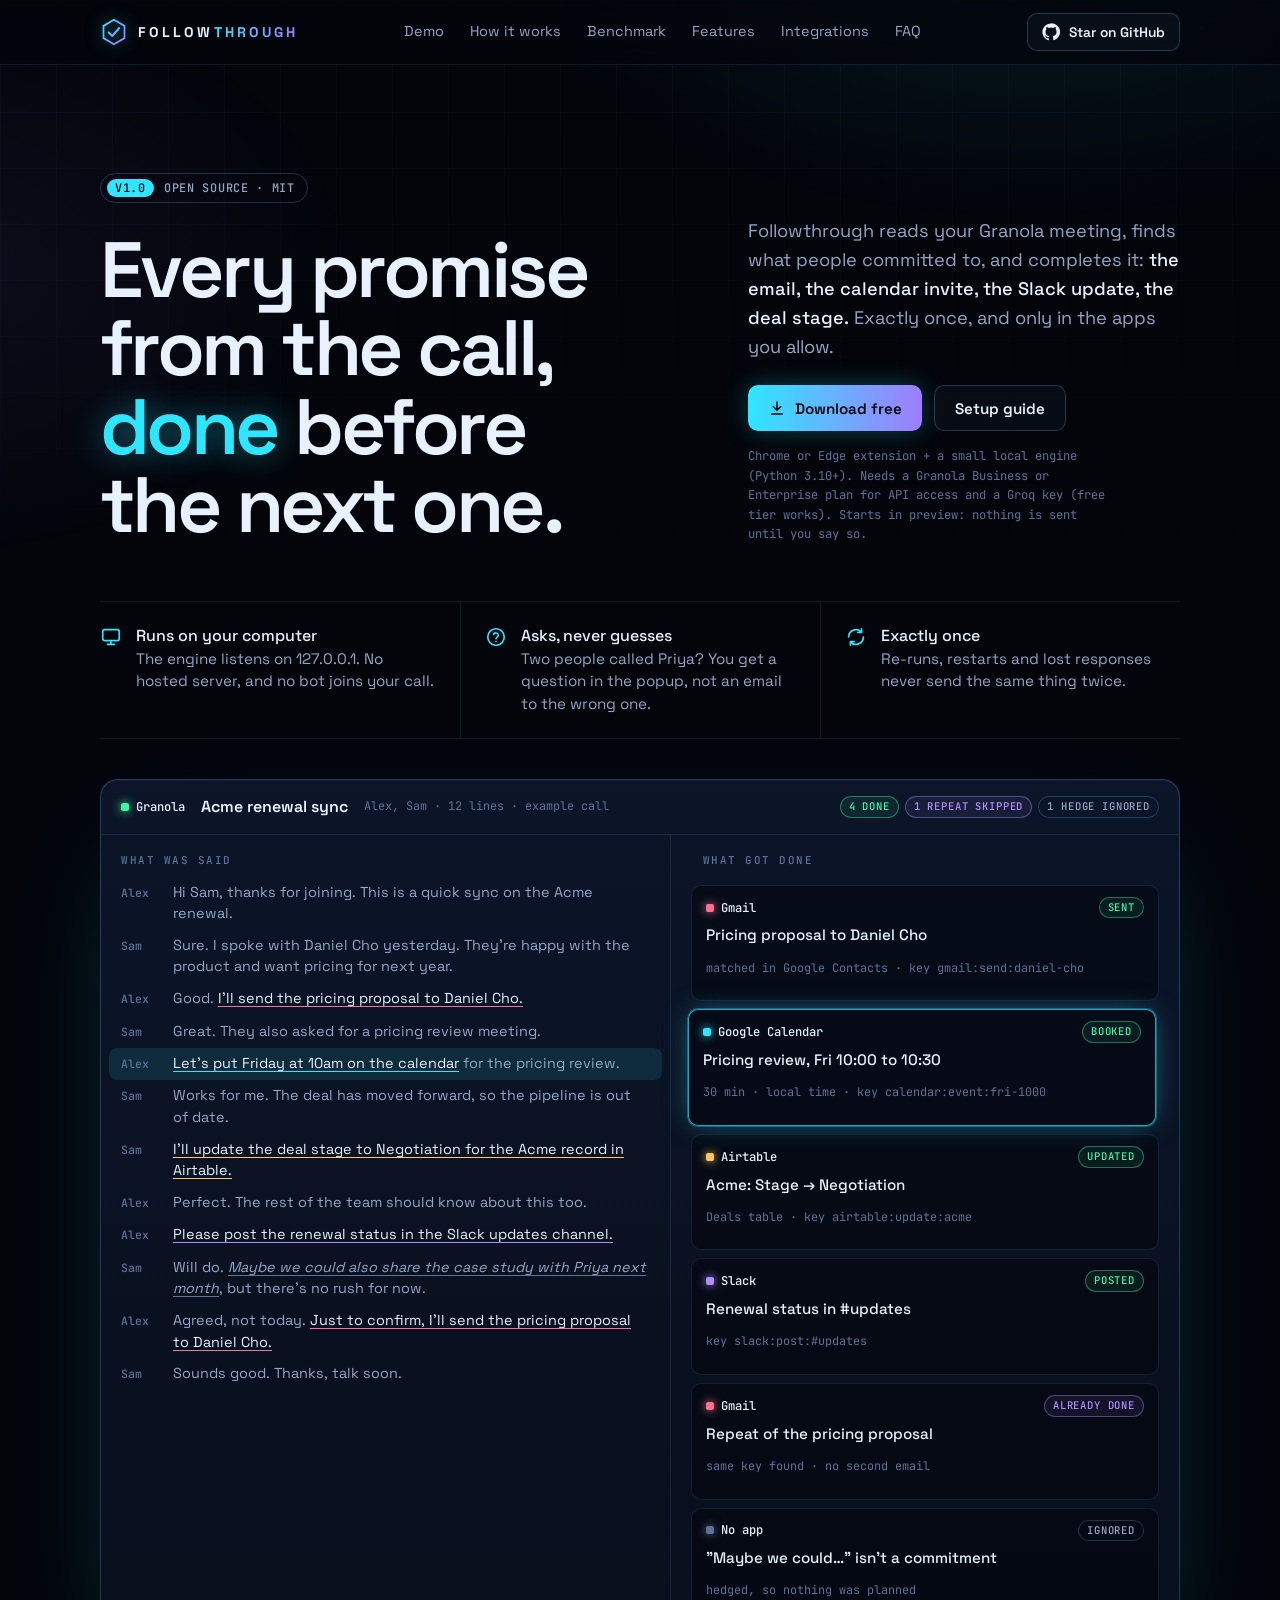
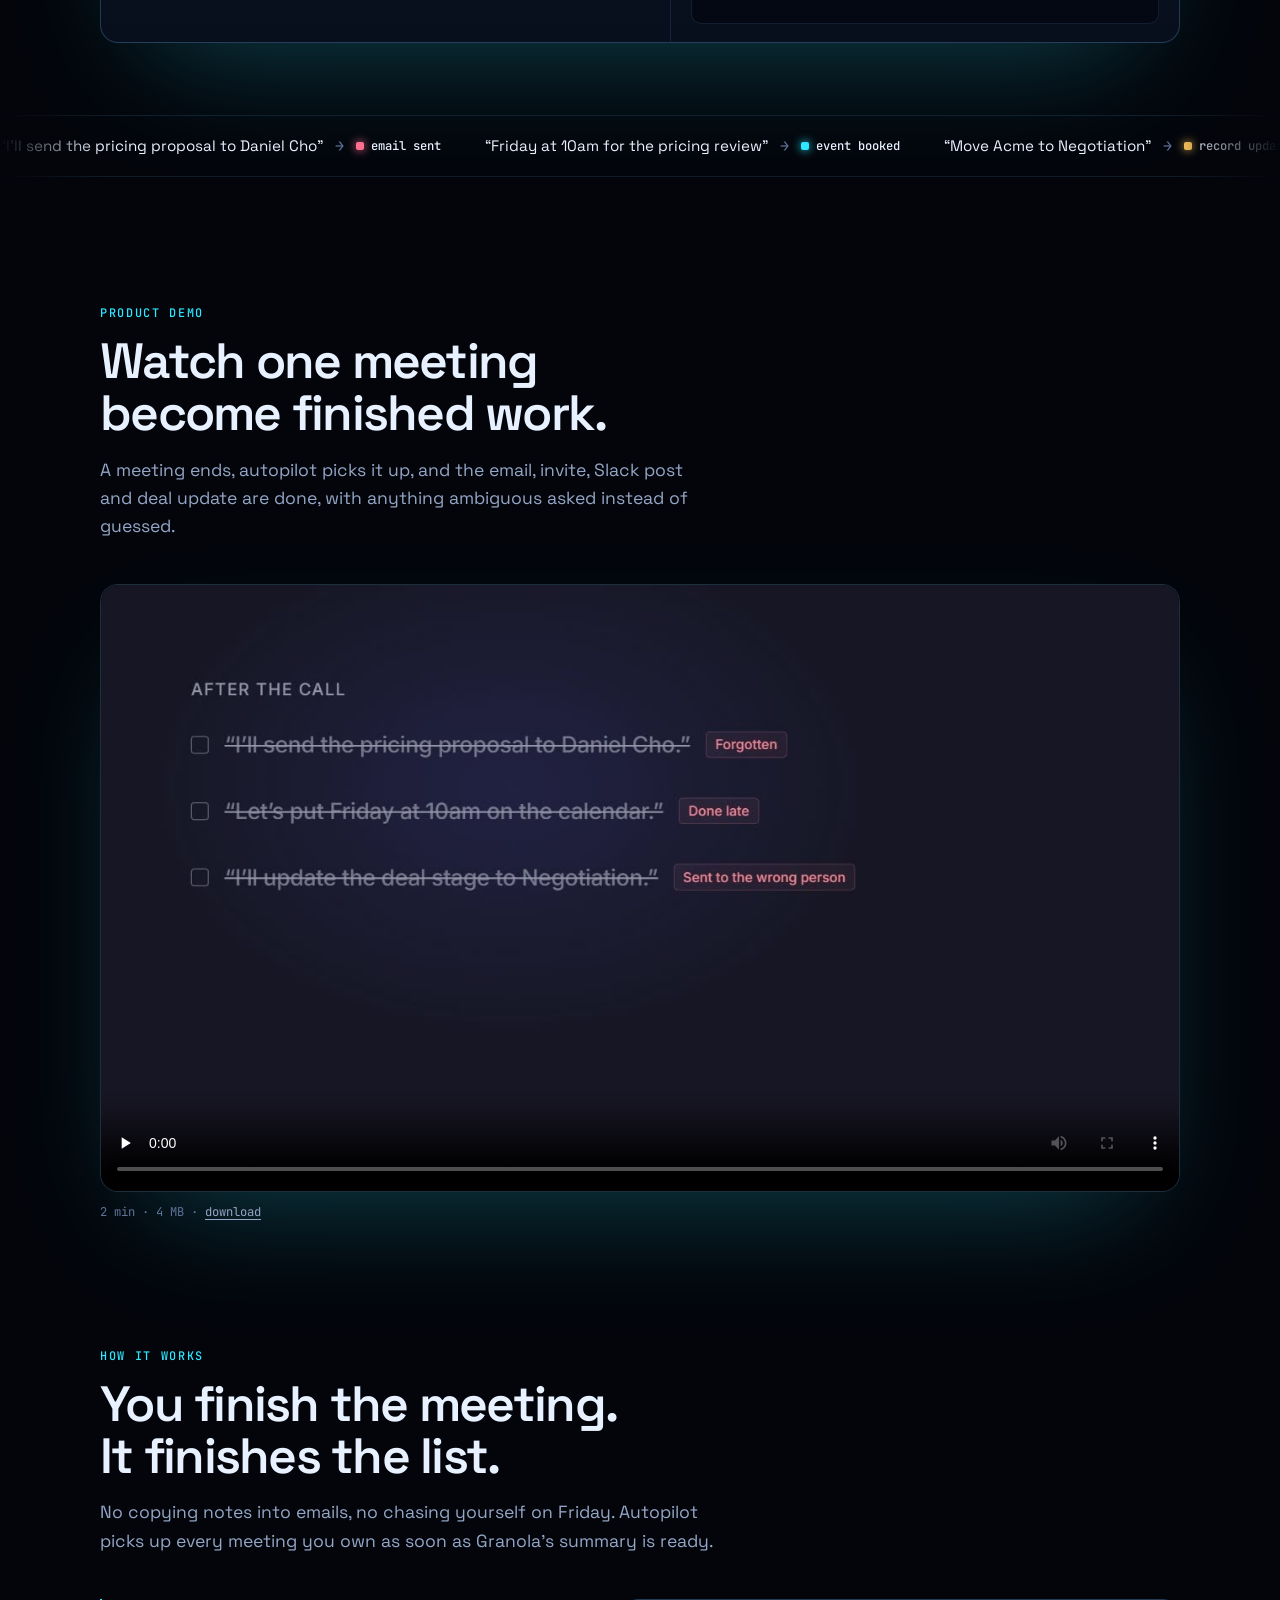
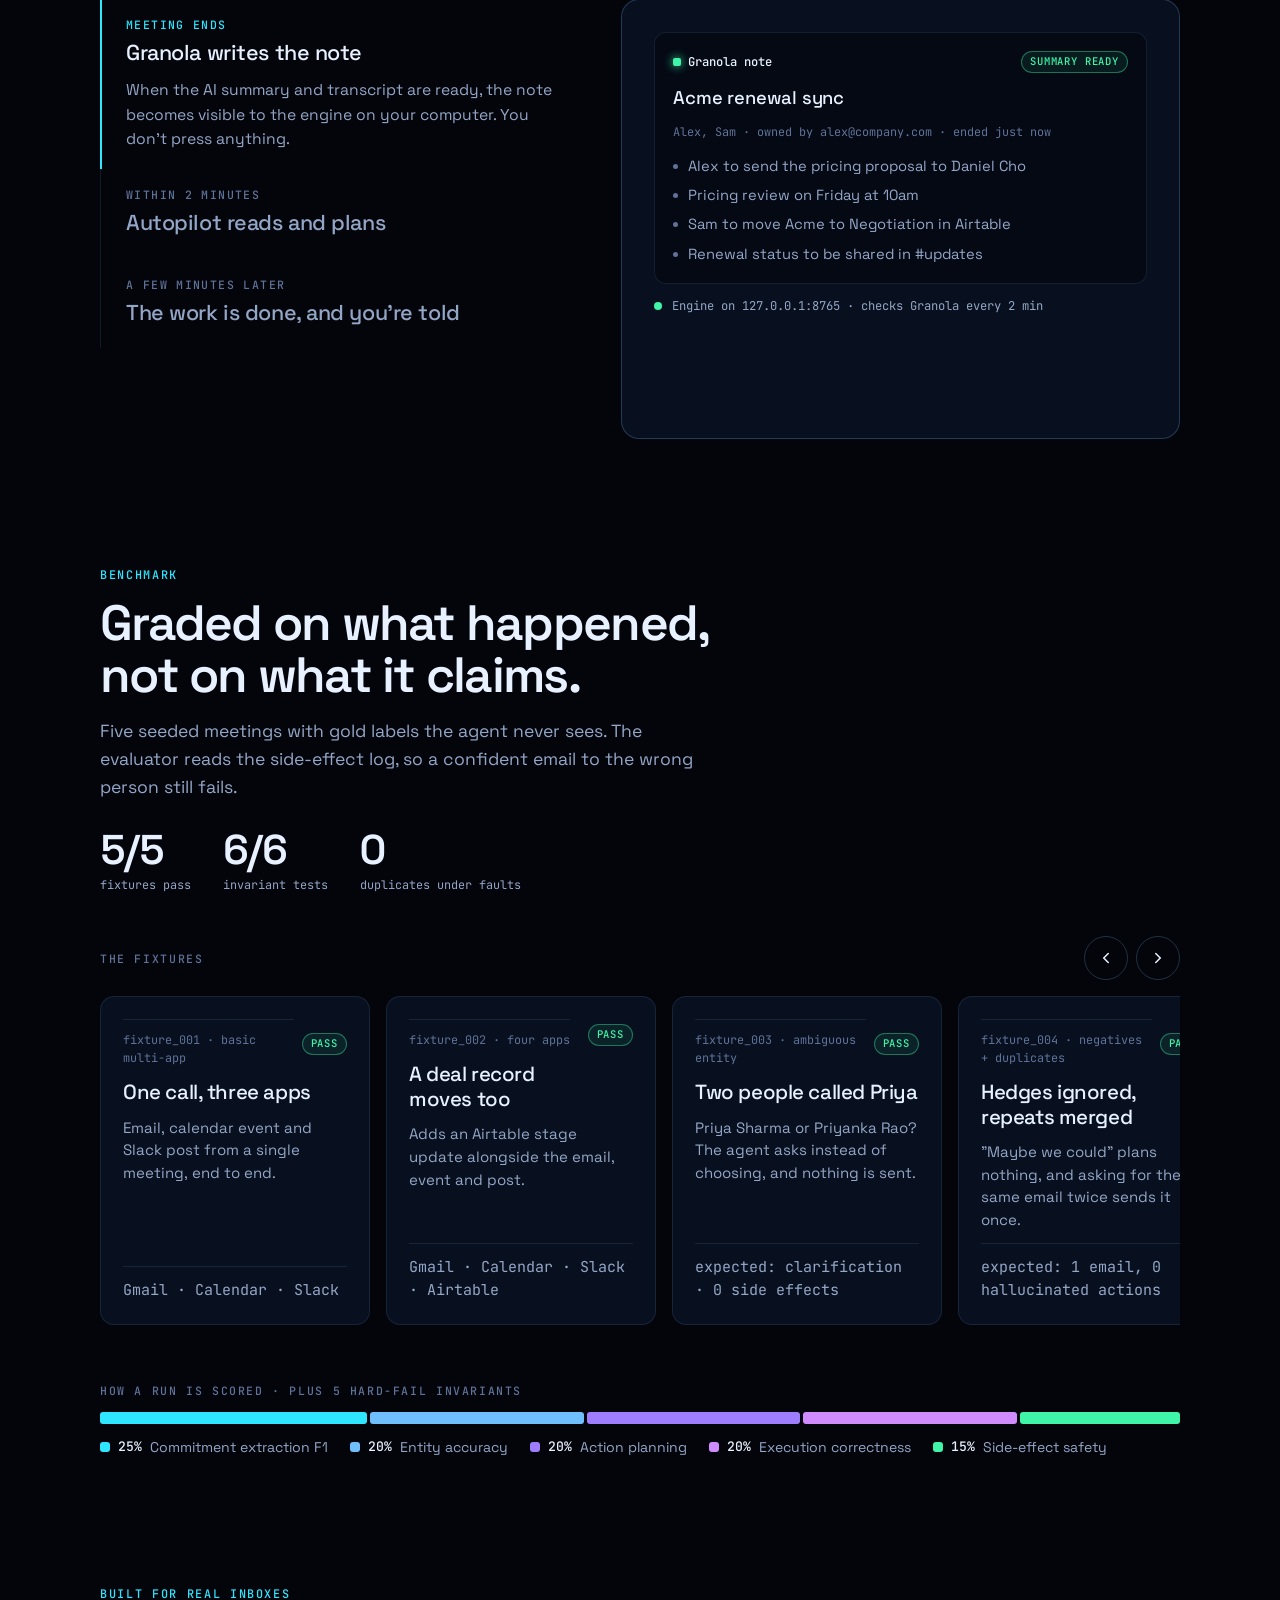
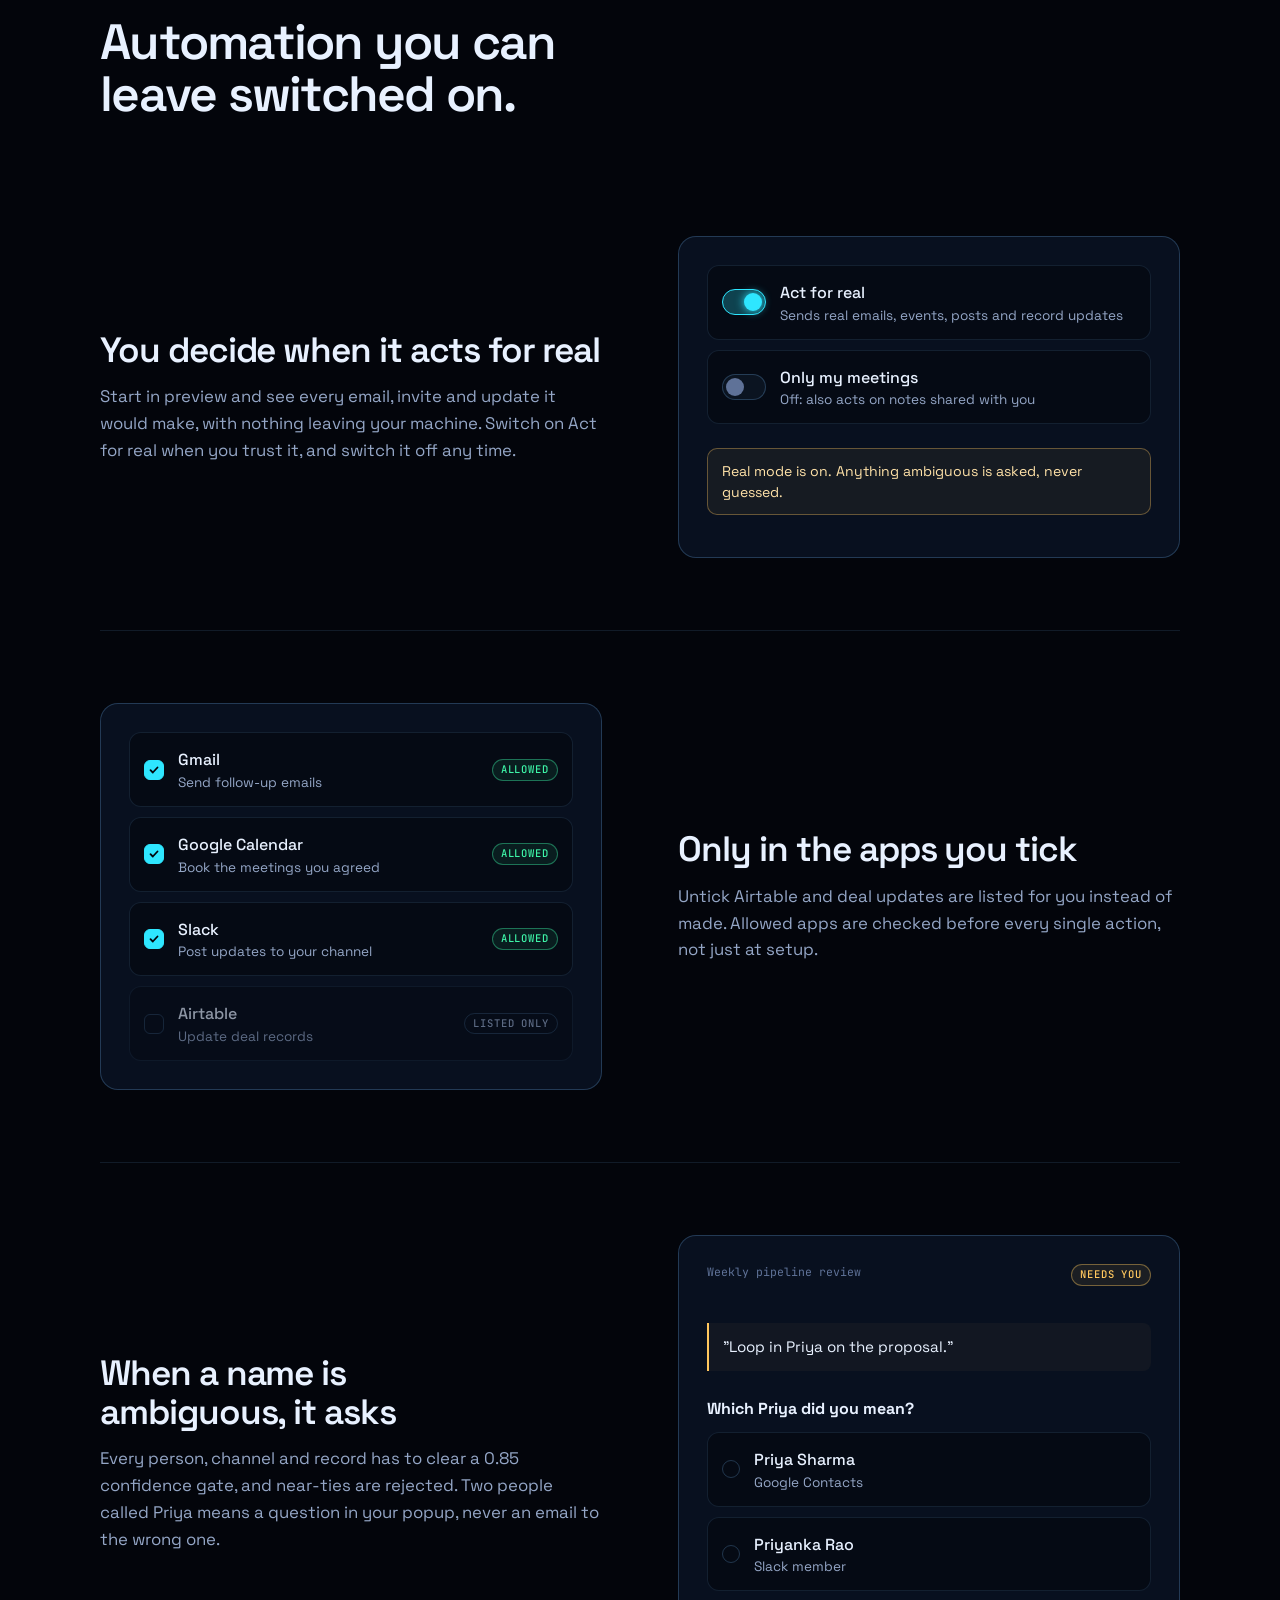
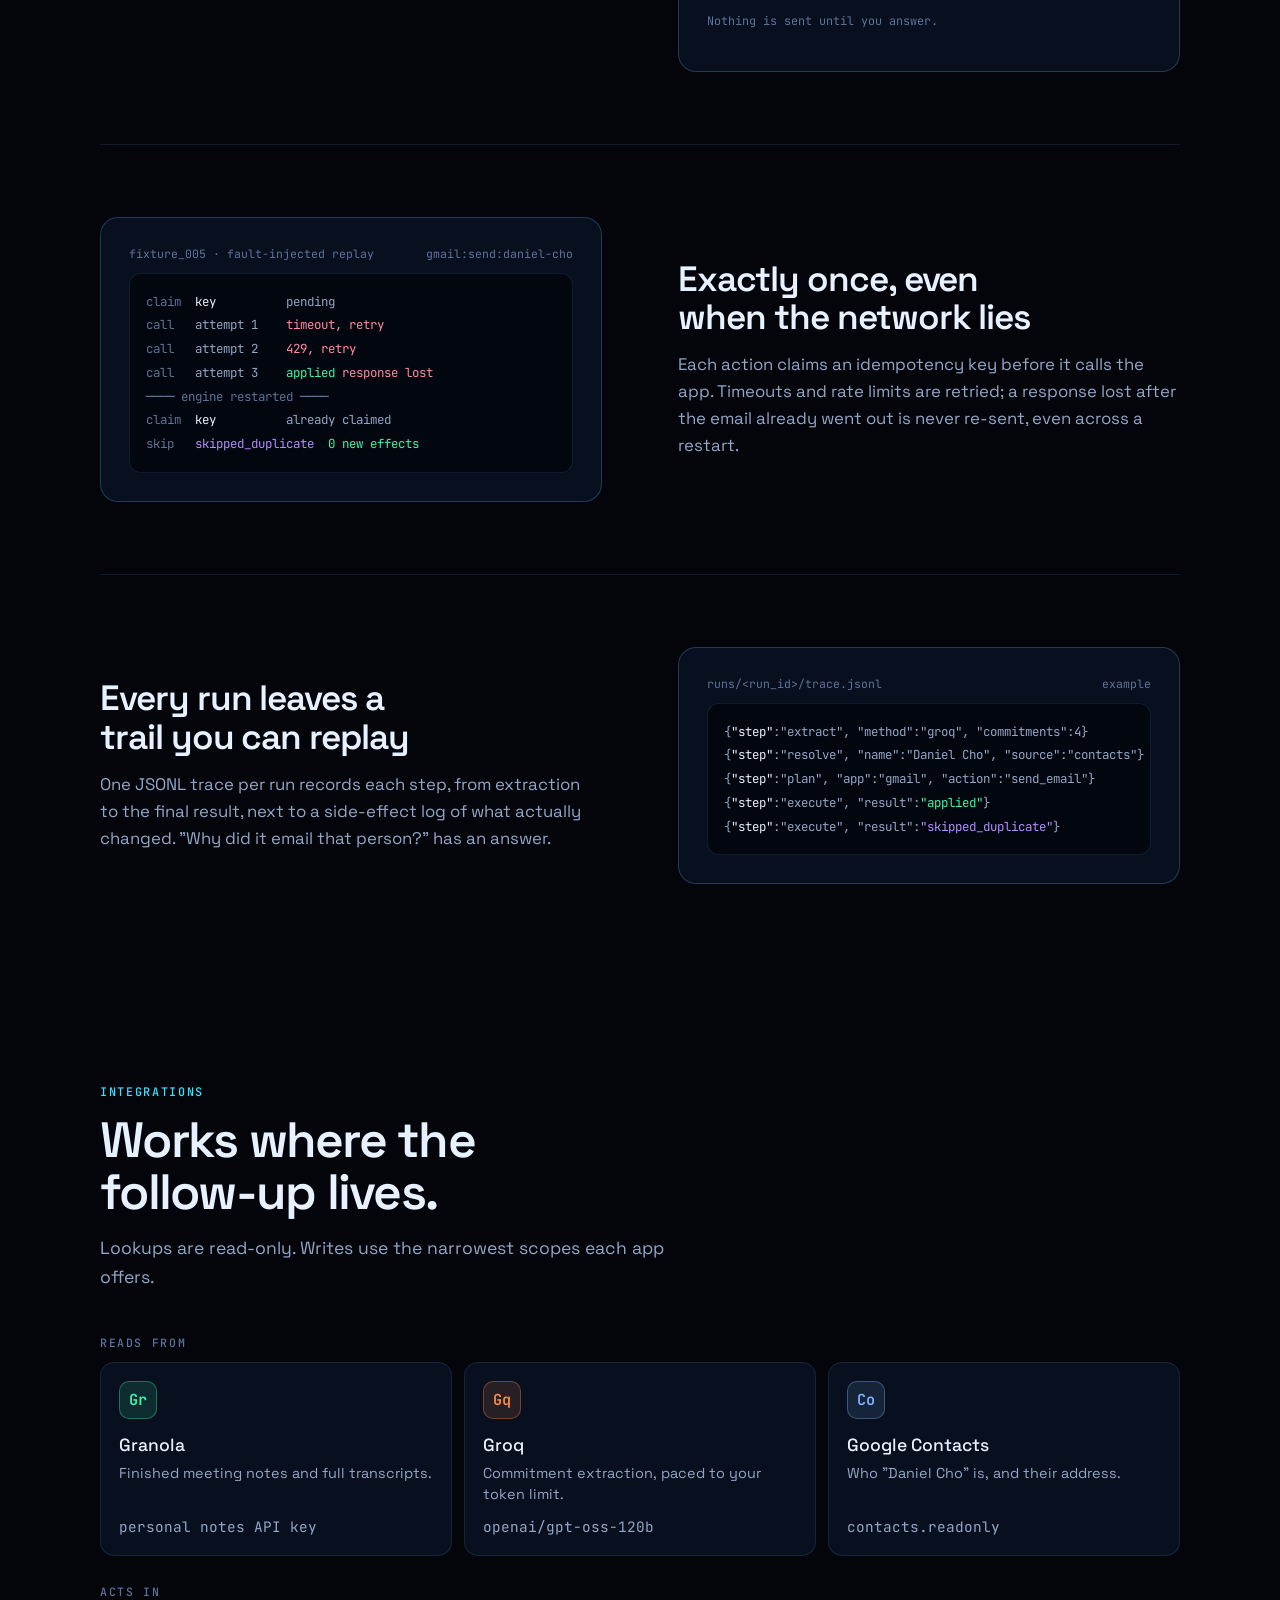
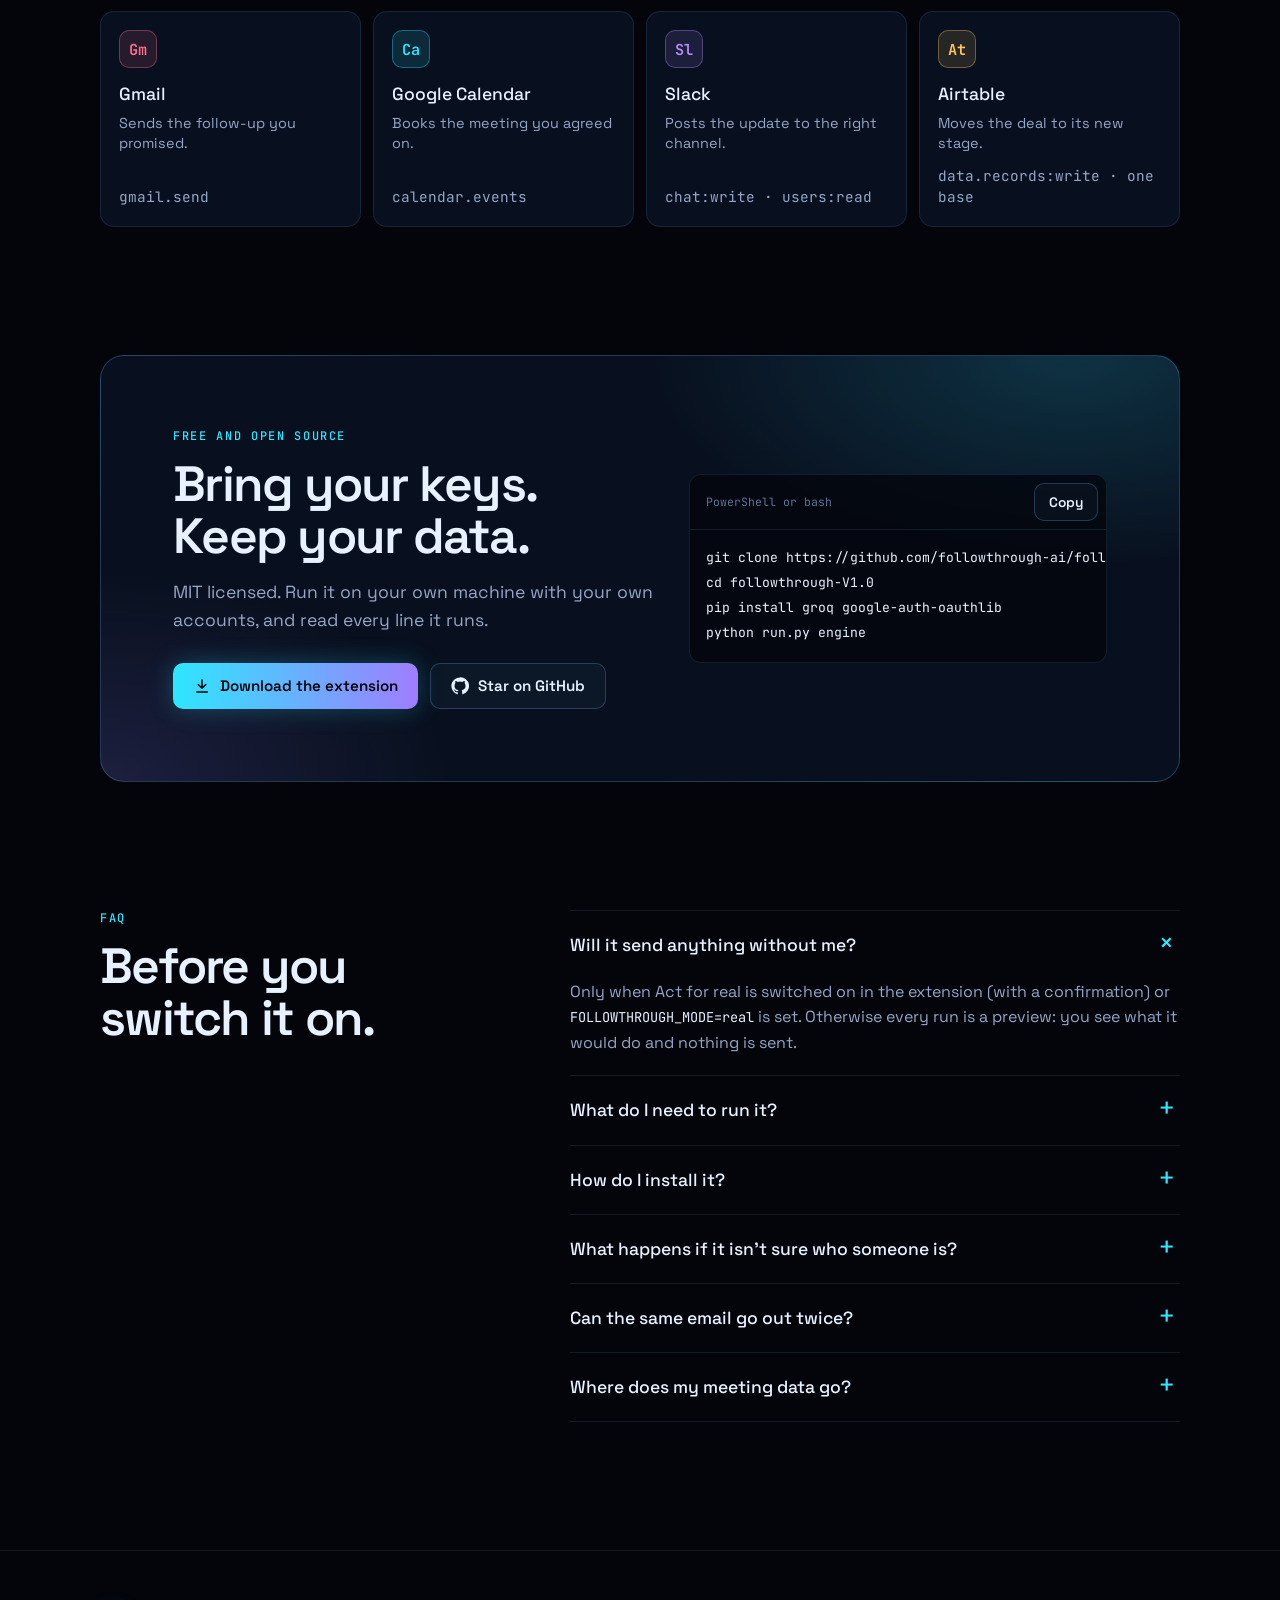
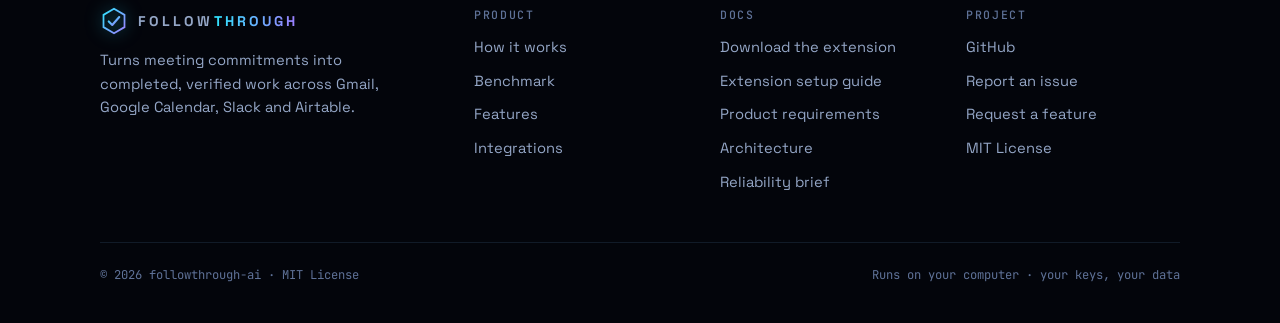
<file: docs/index.html>
<!doctype html>
<html lang="en">
<head>
<meta charset="utf-8">
<meta name="viewport" content="width=device-width, initial-scale=1">
<title>Followthrough – AI agent that completes meeting action items from Granola</title>
<meta name="description" content="Open-source AI agent that turns Granola meeting commitments into sent emails, booked meetings, Slack updates and Airtable deal changes. Runs on your computer, asks when unsure, never acts twice.">
<link rel="canonical" href="https://followthrough-ai.github.io/followthrough-V1.0/">
<meta property="og:site_name" content="Followthrough">
<meta property="og:title" content="Followthrough – every promise from the call, done before the next one">
<meta property="og:description" content="Open-source AI agent that turns Granola meeting commitments into sent emails, booked meetings, Slack updates and CRM changes. Exactly once.">
<meta property="og:type" content="website">
<meta property="og:url" content="https://followthrough-ai.github.io/followthrough-V1.0/">
<meta property="og:image" content="https://followthrough-ai.github.io/followthrough-V1.0/assets/og-image.png">
<meta property="og:image:width" content="1200">
<meta property="og:image:height" content="630">
<meta property="og:image:alt" content="Followthrough: every promise from the call, done before the next one. Gmail, Calendar, Slack, Airtable.">
<meta name="twitter:card" content="summary_large_image">
<meta name="twitter:title" content="Followthrough – every promise from the call, done before the next one">
<meta name="twitter:description" content="Open-source AI agent that turns Granola meeting commitments into completed work across Gmail, Calendar, Slack and Airtable.">
<meta name="twitter:image" content="https://followthrough-ai.github.io/followthrough-V1.0/assets/og-image.png">
<meta name="theme-color" content="#03050b">
<link rel="icon" type="image/svg+xml" href="assets/favicon.svg">
<link rel="apple-touch-icon" href="assets/apple-touch-icon.png">
<script type="application/ld+json">
{
  "@context": "https://schema.org",
  "@type": "SoftwareApplication",
  "name": "Followthrough",
  "description": "Open-source AI agent that turns Granola meeting commitments into completed work across Gmail, Google Calendar, Slack and Airtable, exactly once.",
  "url": "https://followthrough-ai.github.io/followthrough-V1.0/",
  "image": "https://followthrough-ai.github.io/followthrough-V1.0/assets/og-image.png",
  "applicationCategory": "BusinessApplication",
  "operatingSystem": "Windows, macOS, Linux (Chrome or Edge)",
  "softwareVersion": "1.0.0",
  "license": "https://opensource.org/licenses/MIT",
  "isAccessibleForFree": true,
  "offers": { "@type": "Offer", "price": "0", "priceCurrency": "USD" },
  "downloadUrl": "https://followthrough-ai.github.io/followthrough-V1.0/downloads/followthrough-extension.zip",
  "sameAs": "https://github.com/followthrough-ai/followthrough-V1.0"
}
</script>
<link rel="preconnect" href="https://fonts.googleapis.com">
<link rel="preconnect" href="https://fonts.gstatic.com" crossorigin>
<link rel="stylesheet" href="https://fonts.googleapis.com/css2?family=JetBrains+Mono:wght@400;500&family=Space+Grotesk:wght@400;500;600;700&display=swap">
<style>
:root {
  --void: #03050b;
  --panel: #08101f;
  --line: rgba(120, 190, 255, .12);
  --line-2: rgba(120, 190, 255, .24);
  --ink: #e8f1ff;
  --haze: #94a6c6;
  --dim: #5f7298;
  --signal: #2ee6ff;
  --violet: #9f7dff;
  --done: #3ef5a8;
  --ask: #ffc75e;
  --skip: #b48dff;
  --gmail: #ff6f91;
  --calendar: #2ee6ff;
  --slack: #b48dff;
  --airtable: #ffc75e;
  --granola: #3ef5a8;
  --groq: #ff8a4c;
  --contacts: #7fb2ff;
  --sans: "Space Grotesk", system-ui, -apple-system, "Segoe UI", Roboto, sans-serif;
  --mono: "JetBrains Mono", ui-monospace, "Cascadia Code", Consolas, monospace;
  color-scheme: dark;
}
* { box-sizing: border-box; }
[hidden] { display: none !important; }
html { scroll-behavior: smooth; scroll-padding-top: 80px; }
body { margin: 0; background: var(--void); color: var(--ink); font: 400 1rem/1.6 var(--sans); -webkit-font-smoothing: antialiased; overflow-x: hidden; }
img, svg { max-width: 100%; }
a { color: inherit; }
:focus-visible { outline: 2px solid var(--signal); outline-offset: 3px; border-radius: 4px; }
.wrap { max-width: 1160px; margin-inline: auto; padding-inline: clamp(16px, 4vw, 40px); }

.sky { position: fixed; inset: 0; z-index: -1; pointer-events: none;
  background: radial-gradient(900px 520px at 80% -10%, rgba(46, 230, 255, .10), transparent 60%),
              radial-gradient(700px 480px at -5% 30%, rgba(159, 125, 255, .07), transparent 60%); }
.sky::after { content: ""; position: absolute; inset: 0; opacity: .35;
  background-image: linear-gradient(var(--line) 1px, transparent 1px), linear-gradient(90deg, var(--line) 1px, transparent 1px);
  background-size: 56px 56px;
  -webkit-mask-image: linear-gradient(to bottom, #000, transparent 65%); mask-image: linear-gradient(to bottom, #000, transparent 65%); }

/* nav */
.nav { position: sticky; top: 0; z-index: 20; background: rgba(3, 5, 11, .74); backdrop-filter: blur(14px); -webkit-backdrop-filter: blur(14px); border-bottom: 1px solid var(--line); }
.nav .wrap { display: flex; align-items: center; gap: 24px; height: 64px; }
.brand { display: flex; align-items: center; gap: 10px; text-decoration: none; }
.brand svg { width: 28px; height: 28px; filter: drop-shadow(0 0 8px rgba(46, 230, 255, .5)); }
.wordmark { font-weight: 700; letter-spacing: .22em; font-size: .88rem; }
.wordmark span { background: linear-gradient(90deg, var(--signal), var(--violet)); -webkit-background-clip: text; background-clip: text; color: transparent; }
.nav-links { display: flex; gap: 2px; list-style: none; padding: 0; margin: 0 auto; }
.nav-links a { display: block; padding: 8px 12px; border-radius: 8px; text-decoration: none; color: var(--haze); font-size: .9rem; }
.nav-links a:hover { color: var(--ink); background: rgba(120, 190, 255, .07); }

/* buttons */
.btn { display: inline-flex; align-items: center; gap: 9px; height: 46px; padding-inline: 20px; border-radius: 10px; font: 600 .95rem var(--sans); text-decoration: none; white-space: nowrap; cursor: pointer;
  border: 1px solid var(--line-2); color: var(--ink); background: rgba(120, 190, 255, .04); transition: border-color .2s, background .2s, box-shadow .2s; }
.btn:hover { border-color: var(--signal); background: rgba(46, 230, 255, .08); }
.btn svg { width: 18px; height: 18px; }
.btn.primary { border: 0; color: #02040a; background: linear-gradient(90deg, var(--signal), var(--violet)); box-shadow: 0 0 24px rgba(46, 230, 255, .25); }
.btn.primary:hover { box-shadow: 0 0 36px rgba(46, 230, 255, .45); }
.btn.sm { height: 38px; padding-inline: 14px; font-size: .86rem; }
.cta-row { display: flex; flex-wrap: wrap; gap: 12px; }

/* shared type */
.eyebrow { margin: 0 0 14px; font: 500 .74rem var(--mono); letter-spacing: .14em; text-transform: uppercase; color: var(--signal); }
h1, h2, h3, h4 { margin: 0; text-wrap: balance; }
h2 { font-size: clamp(2rem, 4vw, 3.1rem); line-height: 1.05; letter-spacing: -.035em; font-weight: 600; max-width: 20ch; }
.lede { margin: 16px 0 0; color: var(--haze); font-size: 1.1rem; max-width: 56ch; }
.sec-head { margin-bottom: 44px; }
.section { padding-block: clamp(72px, 10vw, 128px) 0; }

/* chips shared by mockups */
.app { display: inline-flex; align-items: center; gap: 7px; font: 500 .76rem var(--mono); color: var(--ink); }
.app::before { content: ""; width: 8px; height: 8px; border-radius: 2px; background: var(--c); box-shadow: 0 0 10px var(--c); }
[data-app="gmail"] { --c: var(--gmail); }
[data-app="calendar"] { --c: var(--calendar); }
[data-app="slack"] { --c: var(--slack); }
[data-app="airtable"] { --c: var(--airtable); }
[data-app="granola"] { --c: var(--granola); }
[data-app="groq"] { --c: var(--groq); }
[data-app="contacts"] { --c: var(--contacts); }
[data-app="none"] { --c: var(--dim); }
.status { display: inline-block; font: 500 .66rem/1.5 var(--mono); letter-spacing: .08em; text-transform: uppercase; padding: 2px 8px; border-radius: 999px; border: 1px solid; white-space: nowrap; }
.status.ok { color: var(--done); border-color: rgba(62, 245, 168, .4); background: rgba(62, 245, 168, .08); }
.status.dup { color: var(--skip); border-color: rgba(180, 141, 255, .4); background: rgba(180, 141, 255, .08); }
.status.ign { color: var(--haze); border-color: var(--line-2); }
.status.ask { color: var(--ask); border-color: rgba(255, 199, 94, .4); background: rgba(255, 199, 94, .08); }
.meta { font: .74rem/1.5 var(--mono); color: var(--dim); overflow-wrap: anywhere; }

/* hero */
.hero { padding-block: clamp(56px, 9vw, 108px) 0; }
.hero-grid { display: grid; grid-template-columns: minmax(0, 1.35fr) minmax(0, 1fr); gap: clamp(24px, 5vw, 72px); align-items: end; }
.tag { display: inline-flex; gap: 10px; align-items: center; margin-bottom: 28px; padding: 5px 12px 5px 6px; border: 1px solid var(--line-2); border-radius: 999px; font: 500 .74rem var(--mono); letter-spacing: .06em; text-transform: uppercase; color: var(--haze); }
.tag b { color: #02040a; background: var(--signal); border-radius: 999px; padding: 1px 8px; font-weight: 500; }
h1 { font-size: clamp(2.6rem, 6.2vw, 4.9rem); line-height: 1; letter-spacing: -.045em; font-weight: 600; }
h1 em { font-style: normal; color: var(--signal); text-shadow: 0 0 32px rgba(46, 230, 255, .45); }
.hero-side p { margin: 0 0 24px; font-size: 1.14rem; color: var(--haze); max-width: 44ch; }
.hero-side strong { color: var(--ink); font-weight: 500; }
.hero-side .fine { margin: 16px 0 0; font: .76rem/1.6 var(--mono); color: var(--dim); max-width: 52ch; }
.fine a { color: var(--haze); text-underline-offset: 3px; }
.fine a:hover { color: var(--signal); }

.values { display: grid; grid-template-columns: repeat(3, minmax(0, 1fr)); margin-top: 56px; border-block: 1px solid var(--line); }
.value { display: flex; gap: 14px; padding: 22px 24px; }
.value:first-child { padding-left: 0; }
.value + .value { border-left: 1px solid var(--line); }
.value svg { flex: none; width: 22px; height: 22px; margin-top: 2px; color: var(--signal); }
.value p { margin: 0; color: var(--haze); font-size: .95rem; line-height: 1.5; }
.value b { display: block; color: var(--ink); font-weight: 500; font-size: 1rem; }

/* hero machine */
.machine { margin-top: 40px; border: 1px solid var(--line-2); border-radius: 18px; overflow: hidden;
  background: linear-gradient(180deg, rgba(13, 23, 44, .92), rgba(8, 16, 31, .92));
  box-shadow: 0 50px 120px -50px rgba(46, 230, 255, .3), inset 0 1px 0 rgba(255, 255, 255, .04); }
.m-head { display: flex; flex-wrap: wrap; align-items: center; gap: 8px 16px; padding: 14px 20px; border-bottom: 1px solid var(--line); }
.m-head b { font-weight: 600; }
.m-tally { display: flex; flex-wrap: wrap; gap: 6px; margin-left: auto; }
.m-body { display: grid; grid-template-columns: minmax(0, 1.12fr) minmax(0, 1fr); }
.col-label { margin: 0 0 10px 12px; font: 500 .68rem var(--mono); letter-spacing: .14em; text-transform: uppercase; color: var(--dim); }
.transcript { padding: 18px 8px 18px 8px; border-right: 1px solid var(--line); }
.t-line { display: grid; grid-template-columns: 46px minmax(0, 1fr); gap: 6px; padding: 5px 12px; border-radius: 8px; font-size: .9rem; line-height: 1.5; color: var(--haze); transition: background .35s; }
.who { font: 500 .72rem/1.95 var(--mono); color: var(--dim); }
.said { color: var(--ink); background-image: linear-gradient(var(--c), var(--c)); background-size: 100% 1px; background-position: 0 100%; background-repeat: no-repeat; cursor: default; }
.said.hedge { color: var(--haze); font-style: italic; }
.t-line.live { background: color-mix(in srgb, var(--c) 11%, transparent); }
.receipts { display: flex; flex-direction: column; gap: 8px; padding: 18px 20px; }
.rcpt { padding: 11px 14px; border: 1px solid var(--line); border-radius: 10px; background: rgba(3, 5, 11, .55); transition: border-color .35s, box-shadow .35s, transform .35s; }
.rcpt.live { border-color: color-mix(in srgb, var(--c) 70%, transparent); box-shadow: 0 0 0 1px color-mix(in srgb, var(--c) 30%, transparent), 0 0 28px -6px color-mix(in srgb, var(--c) 50%, transparent); transform: translateX(-3px); }
.r-top { display: flex; align-items: center; justify-content: space-between; gap: 8px; }
.r-what { margin: 5px 0 1px; font-size: .95rem; font-weight: 500; }

/* ticker */
.ticker { margin-top: 72px; padding-block: 18px; overflow: hidden; border-block: 1px solid var(--line);
  -webkit-mask-image: linear-gradient(90deg, transparent, #000 8%, #000 92%, transparent); mask-image: linear-gradient(90deg, transparent, #000 8%, #000 92%, transparent); }
.ticker-track { display: flex; width: max-content; animation: tick 56s linear infinite; }
.ticker:hover .ticker-track { animation-play-state: paused; }
.tk-group { display: flex; gap: 44px; padding-right: 44px; }
.tk { display: flex; align-items: center; gap: 12px; white-space: nowrap; color: var(--haze); font-size: .95rem; }
.tk q { color: var(--ink); }
.tk .arrow { color: var(--dim); font-family: var(--mono); }
@keyframes tick { to { transform: translateX(-50%); } }

/* demo video */
.player { overflow: hidden; border: 1px solid var(--line-2); border-radius: 18px; background: #000; box-shadow: 0 50px 120px -50px rgba(46, 230, 255, .3); }
.player video { display: block; width: 100%; max-width: 100%; height: auto; background: #000; }
.player-note { margin: 12px 0 0; font: .76rem var(--mono); color: var(--dim); }
.player-note a { color: var(--haze); text-underline-offset: 3px; }

/* tabs */
.tabs { display: grid; grid-template-columns: minmax(0, .9fr) minmax(0, 1.1fr); gap: clamp(24px, 5vw, 64px); align-items: start; }
.tablist { display: flex; flex-direction: column; border-left: 1px solid var(--line); }
.tab { display: block; width: 100%; margin-left: -1px; padding: 18px 0 18px 24px; border: 0; border-left: 2px solid transparent; background: none; color: var(--haze); font: inherit; text-align: left; cursor: pointer; }
.tab .when { display: block; font: 500 .72rem var(--mono); letter-spacing: .12em; text-transform: uppercase; color: var(--dim); }
.tab .t { display: block; margin-top: 4px; font-size: 1.35rem; font-weight: 500; letter-spacing: -.02em; color: var(--haze); transition: color .2s; }
.tab .d { display: none; margin-top: 8px; font-size: .98rem; line-height: 1.55; max-width: 46ch; }
.tab:hover .t { color: var(--ink); }
.tab[aria-selected="true"] { border-left-color: var(--signal); }
.tab[aria-selected="true"] .when { color: var(--signal); }
.tab[aria-selected="true"] .t { color: var(--ink); }
.tab[aria-selected="true"] .d { display: block; }
.stage { min-height: 440px; padding: clamp(18px, 3vw, 32px); border: 1px solid var(--line-2); border-radius: 18px; background: var(--panel); }
.stage-panel { display: flex; flex-direction: column; gap: 14px; }

.card { padding: 18px; border: 1px solid var(--line); border-radius: 12px; background: rgba(3, 5, 11, .55); }
.card h4 { margin: 10px 0 2px; font-size: 1.15rem; font-weight: 500; letter-spacing: -.01em; }
.card ul { margin: 14px 0 0; padding: 0; list-style: none; display: grid; gap: 8px; }
.card li { display: flex; gap: 10px; color: var(--haze); font-size: .92rem; line-height: 1.45; }
.card li::before { content: ""; flex: none; width: 5px; height: 5px; margin-top: .55em; border-radius: 50%; background: var(--dim); }
.watch { display: flex; align-items: center; gap: 10px; font: .76rem var(--mono); color: var(--haze); }
.pulse { width: 8px; height: 8px; border-radius: 50%; background: var(--done); box-shadow: 0 0 0 0 rgba(62, 245, 168, .6); animation: pulse 2s ease-out infinite; }
@keyframes pulse { 70% { box-shadow: 0 0 0 10px rgba(62, 245, 168, 0); } 100% { box-shadow: 0 0 0 0 rgba(62, 245, 168, 0); } }

.pipe { display: grid; gap: 10px; }
.pipe-row { display: grid; grid-template-columns: 84px minmax(0, 1fr); gap: 14px; align-items: start; padding: 14px 16px; border: 1px solid var(--line); border-radius: 12px; background: rgba(3, 5, 11, .55); }
.pipe-row .step { font: 500 .72rem/1.9 var(--mono); letter-spacing: .1em; text-transform: uppercase; color: var(--signal); }
.pipe-row p { margin: 0; font-size: .94rem; }
.pipe-row .meta { margin-top: 3px; }

.notif { display: flex; gap: 14px; align-items: flex-start; padding: 16px; border: 1px solid var(--line-2); border-radius: 14px; background: #0d1629; box-shadow: 0 20px 50px -20px rgba(0, 0, 0, .8); }
.notif svg { flex: none; width: 34px; height: 34px; }
.notif b { display: block; font-weight: 500; }
.notif p { margin: 2px 0 0; color: var(--haze); font-size: .9rem; line-height: 1.45; }
.activity { display: grid; }
.act { display: flex; align-items: center; justify-content: space-between; gap: 12px; padding: 12px 2px; border-bottom: 1px solid var(--line); }
.act:last-child { border-bottom: 0; }
.act b { display: block; font-weight: 500; font-size: .95rem; }

/* proof */
.proof-head { display: flex; flex-wrap: wrap; align-items: end; justify-content: space-between; gap: 28px; }
.scoreline { display: flex; flex-wrap: wrap; gap: 32px; }
.score b { display: block; font-size: 2.6rem; line-height: 1; font-weight: 600; letter-spacing: -.04em; font-variant-numeric: tabular-nums; }
.score span { font: .74rem var(--mono); color: var(--haze); }
.rail-bar { display: flex; align-items: center; justify-content: space-between; gap: 16px; margin-top: 40px; }
.rail-ctl { display: flex; gap: 8px; }
.icon-btn { display: grid; place-items: center; width: 44px; height: 44px; border: 1px solid var(--line-2); border-radius: 999px; background: none; color: var(--ink); cursor: pointer; transition: border-color .2s, background .2s; }
.icon-btn:hover { border-color: var(--signal); background: rgba(46, 230, 255, .08); }
.icon-btn svg { width: 18px; height: 18px; }
.rail { display: grid; grid-auto-flow: column; grid-auto-columns: minmax(270px, 340px); gap: 16px; margin-top: 16px; padding-bottom: 14px; overflow-x: auto; scroll-snap-type: x mandatory; scrollbar-width: thin; scrollbar-color: var(--line-2) transparent; }
.fx { display: flex; flex-direction: column; gap: 12px; padding: 22px; scroll-snap-align: start; border: 1px solid var(--line); border-radius: 14px; background: var(--panel); }
.fx-top { display: flex; align-items: center; justify-content: space-between; gap: 8px; }
.fx h3 { font-size: 1.28rem; line-height: 1.2; font-weight: 500; letter-spacing: -.02em; }
.fx p { margin: 0; color: var(--haze); font-size: .94rem; line-height: 1.5; }
.fx .meta { margin-top: auto; padding-top: 12px; border-top: 1px solid var(--line); }
.weights { margin-top: 44px; }
.weights-bar { display: flex; height: 12px; gap: 3px; margin-top: 14px; }
.weights-bar span { border-radius: 3px; background: var(--c); }
.legend { display: flex; flex-wrap: wrap; gap: 8px 22px; margin: 12px 0 0; padding: 0; list-style: none; font-size: .88rem; color: var(--haze); }
.legend li { display: flex; align-items: center; gap: 8px; }
.legend li::before { content: ""; width: 10px; height: 10px; border-radius: 3px; background: var(--c); }
.legend b { color: var(--ink); font: 500 .82rem var(--mono); font-variant-numeric: tabular-nums; }

/* features */
.feature { display: grid; grid-template-columns: minmax(0, 1fr) minmax(0, 1fr); gap: clamp(28px, 6vw, 88px); align-items: center; padding-block: clamp(40px, 6vw, 72px); }
.feature + .feature { border-top: 1px solid var(--line); }
.features > .feature:nth-child(even) .f-copy { order: 2; }
.f-copy h3 { margin-bottom: 14px; font-size: clamp(1.6rem, 2.8vw, 2.2rem); line-height: 1.1; letter-spacing: -.03em; font-weight: 600; }
.f-copy p { margin: 0; color: var(--haze); font-size: 1.05rem; max-width: 48ch; }
.f-art { padding: clamp(18px, 3vw, 28px); border: 1px solid var(--line-2); border-radius: 18px; background: var(--panel); }
.stack { display: flex; flex-direction: column; gap: 10px; }
.row-item { display: flex; align-items: center; gap: 14px; padding: 14px; border: 1px solid var(--line); border-radius: 12px; background: rgba(3, 5, 11, .5); }
.row-item > span:not([class]) { flex: 1; min-width: 0; }
.row-item b { display: block; font-weight: 500; }
.row-item small { display: block; color: var(--haze); font-size: .85rem; line-height: 1.4; }
.row-item.off { opacity: .6; }
.switch { position: relative; flex: none; width: 44px; height: 26px; border-radius: 999px; background: rgba(46, 230, 255, .25); border: 1px solid var(--signal); }
.switch::after { content: ""; position: absolute; top: 3px; left: 21px; width: 18px; height: 18px; border-radius: 50%; background: var(--signal); box-shadow: 0 0 10px var(--signal); }
.switch.off { background: rgba(120, 190, 255, .06); border-color: var(--line-2); }
.switch.off::after { left: 3px; background: var(--dim); box-shadow: none; }
.tick { display: grid; place-items: center; flex: none; width: 20px; height: 20px; border-radius: 6px; border: 1px solid var(--line-2); }
.tick.on { background: var(--signal); border-color: var(--signal); }
.tick svg { width: 12px; height: 12px; }
.radio { flex: none; width: 18px; height: 18px; border-radius: 50%; border: 1px solid var(--line-2); }
.warn { padding: 12px 14px; border: 1px solid rgba(255, 199, 94, .35); border-radius: 10px; background: rgba(255, 199, 94, .06); color: #ffe2a8; font-size: .88rem; line-height: 1.45; }
.quote { padding: 12px 14px; border-left: 2px solid var(--ask); color: var(--ink); font-size: .95rem; background: rgba(255, 199, 94, .04); border-radius: 0 8px 8px 0; }
.log { margin: 0; padding: 16px; overflow-x: auto; border: 1px solid var(--line); border-radius: 12px; background: rgba(2, 4, 10, .8); font: .78rem/1.9 var(--mono); color: var(--haze); white-space: pre; }
.log .k { color: var(--ink); }
.log .ok { color: var(--done); }
.log .bad { color: #ff8aa3; }
.log .dup { color: var(--skip); }
.log .dim { color: var(--dim); }
.art-label { display: flex; justify-content: space-between; gap: 12px; margin-bottom: 12px; font: .72rem var(--mono); color: var(--dim); }

/* integrations */
.int-group + .int-group { margin-top: 28px; }
.int-label { margin: 0 0 12px; font: 500 .72rem var(--mono); letter-spacing: .14em; text-transform: uppercase; color: var(--dim); }
.int-grid { display: grid; gap: 12px; }
.int-grid.three { grid-template-columns: repeat(3, minmax(0, 1fr)); }
.int-grid.four { grid-template-columns: repeat(4, minmax(0, 1fr)); }
.int { display: flex; flex-direction: column; padding: 18px; border: 1px solid var(--line); border-radius: 14px; background: var(--panel); transition: border-color .2s, transform .2s; }
.int:hover { border-color: color-mix(in srgb, var(--c) 60%, transparent); transform: translateY(-2px); }
.glyph { display: grid; place-items: center; width: 38px; height: 38px; border-radius: 10px; font: 600 .95rem var(--mono); color: var(--c); background: color-mix(in srgb, var(--c) 12%, transparent); border: 1px solid color-mix(in srgb, var(--c) 35%, transparent); }
.int h3 { margin: 12px 0 4px; font-size: 1.1rem; font-weight: 500; }
.int p { margin: 0; color: var(--haze); font-size: .9rem; line-height: 1.45; }
.int .meta { margin-top: auto; padding-top: 12px; }

/* free band */
.free { display: grid; grid-template-columns: minmax(0, 1.15fr) minmax(0, 1fr); gap: 36px; align-items: center; padding: clamp(28px, 6vw, 72px); border: 1px solid var(--line-2); border-radius: 24px;
  background: radial-gradient(600px 300px at 90% 0%, rgba(46, 230, 255, .16), transparent 70%), radial-gradient(500px 300px at 0% 100%, rgba(159, 125, 255, .14), transparent 70%), var(--panel); }
.free h2 { max-width: 14ch; }
.free .lede { margin-bottom: 28px; }
.install { position: relative; border: 1px solid var(--line); border-radius: 12px; background: rgba(3, 5, 11, .75); }
.install-top { display: flex; align-items: center; justify-content: space-between; padding: 8px 8px 8px 16px; border-bottom: 1px solid var(--line); font: .72rem var(--mono); color: var(--dim); }
.install pre { margin: 0; padding: 16px; overflow-x: auto; font: .82rem/1.9 var(--mono); color: var(--ink); }

/* faq */
.faq { display: grid; grid-template-columns: minmax(0, .8fr) minmax(0, 1.2fr); gap: clamp(24px, 5vw, 72px); }
details { border-bottom: 1px solid var(--line); }
details:first-child { border-top: 1px solid var(--line); }
summary { position: relative; padding: 20px 44px 20px 0; list-style: none; cursor: pointer; font-size: 1.1rem; font-weight: 500; }
summary::-webkit-details-marker { display: none; }
summary::after { content: "+"; position: absolute; right: 6px; top: 14px; font: 400 1.6rem var(--mono); color: var(--signal); transition: transform .2s; }
details[open] summary::after { transform: rotate(45deg); }
details p { margin: 0 0 20px; color: var(--haze); max-width: 62ch; }
details code { font: .85em var(--mono); color: var(--ink); }

/* footer */
footer { margin-top: clamp(72px, 10vw, 128px); padding-block: 56px 40px; border-top: 1px solid var(--line); }
.foot { display: grid; grid-template-columns: minmax(0, 1.6fr) repeat(3, minmax(0, 1fr)); gap: 32px; }
.foot p { margin: 14px 0 0; color: var(--haze); font-size: .92rem; max-width: 34ch; }
.foot h4 { margin-bottom: 12px; font: 500 .72rem var(--mono); letter-spacing: .14em; text-transform: uppercase; color: var(--dim); }
.foot ul { display: grid; gap: 8px; margin: 0; padding: 0; list-style: none; }
.foot a { color: var(--haze); font-size: .92rem; text-decoration: none; }
.foot a:hover { color: var(--ink); }
.legal { display: flex; flex-wrap: wrap; justify-content: space-between; gap: 12px; margin-top: 48px; padding-top: 24px; border-top: 1px solid var(--line); font: .76rem var(--mono); color: var(--dim); }

@media (max-width: 960px) {
  .nav-links { display: none; }
  .nav .btn { margin-left: auto; }
  .hero-grid, .tabs, .feature, .faq, .free { grid-template-columns: minmax(0, 1fr); }
  .hero-grid { align-items: start; }
  .values { grid-template-columns: minmax(0, 1fr); }
  .value, .value:first-child { padding-inline: 0; }
  .value + .value { border-left: 0; border-top: 1px solid var(--line); }
  .m-body { grid-template-columns: minmax(0, 1fr); }
  .transcript { border-right: 0; border-bottom: 1px solid var(--line); }
  .m-tally { margin-left: 0; }
  .stage { min-height: 0; }
  .features > .feature:nth-child(even) .f-copy { order: 0; }
  .int-grid.four { grid-template-columns: repeat(2, minmax(0, 1fr)); }
  .int-grid.three { grid-template-columns: minmax(0, 1fr); }
  .foot { grid-template-columns: repeat(2, minmax(0, 1fr)); }
  .foot > :first-child { grid-column: 1 / -1; }
}
@media (max-width: 560px) {
  .int-grid.four { grid-template-columns: minmax(0, 1fr); }
  .t-line { grid-template-columns: minmax(0, 1fr); gap: 0; }
  .who { line-height: 1.4; }
  .pipe-row { grid-template-columns: minmax(0, 1fr); gap: 2px; }
  .fine { overflow-wrap: anywhere; }
  .nav .btn span { display: none; }
}
@media (prefers-reduced-motion: reduce) {
  *, *::before, *::after { animation: none !important; transition: none !important; scroll-behavior: auto !important; }
}
</style>
</head>
<body>
<svg width="0" height="0" style="position:absolute" aria-hidden="true">
  <defs>
    <linearGradient id="ftg" x1="0" y1="0" x2="1" y2="1"><stop offset="0" stop-color="#2ee6ff"/><stop offset="1" stop-color="#9f7dff"/></linearGradient>
    <symbol id="mark" viewBox="0 0 32 32">
      <path d="M16 2 28 9v14l-12 7L4 23V9z" fill="none" stroke="url(#ftg)" stroke-width="2"/>
      <path d="m10 16.5 4 4 8-9" fill="none" stroke="url(#ftg)" stroke-width="2.4" stroke-linecap="round" stroke-linejoin="round"/>
    </symbol>
    <symbol id="gh" viewBox="0 0 24 24"><path fill="currentColor" d="M12 .5a11.5 11.5 0 0 0-3.64 22.41c.58.1.79-.25.79-.56v-2c-3.2.7-3.88-1.37-3.88-1.37-.52-1.33-1.28-1.69-1.28-1.69-1.05-.72.08-.7.08-.7 1.16.08 1.77 1.19 1.77 1.19 1.03 1.77 2.7 1.26 3.36.96.1-.75.4-1.26.73-1.55-2.55-.29-5.24-1.28-5.24-5.69 0-1.26.45-2.28 1.18-3.09-.12-.29-.51-1.46.11-3.04 0 0 .97-.31 3.17 1.18a11 11 0 0 1 5.77 0c2.2-1.49 3.17-1.18 3.17-1.18.62 1.58.23 2.75.11 3.04.74.81 1.18 1.83 1.18 3.09 0 4.42-2.69 5.39-5.25 5.68.41.36.78 1.06.78 2.14v3.17c0 .31.21.67.8.56A11.5 11.5 0 0 0 12 .5Z"/></symbol>
    <symbol id="tickmark" viewBox="0 0 12 12"><path d="m2.5 6.2 2.3 2.3 4.7-5" fill="none" stroke="#02040a" stroke-width="1.8" stroke-linecap="round" stroke-linejoin="round"/></symbol>
  </defs>
</svg>
<div class="sky" aria-hidden="true"></div>

<header class="nav">
  <div class="wrap">
    <a class="brand" href="#top" aria-label="Followthrough home">
      <svg aria-hidden="true"><use href="#mark"/></svg>
      <span class="wordmark">FOLLOW<span>THROUGH</span></span>
    </a>
    <ul class="nav-links">
      <li><a href="#demo">Demo</a></li>
      <li><a href="#how">How it works</a></li>
      <li><a href="#proof">Benchmark</a></li>
      <li><a href="#features">Features</a></li>
      <li><a href="#integrations">Integrations</a></li>
      <li><a href="#faq">FAQ</a></li>
    </ul>
    <a class="btn sm" href="https://github.com/followthrough-ai/followthrough-V1.0"><svg aria-hidden="true"><use href="#gh"/></svg><span>Star on GitHub</span></a>
  </div>
</header>

<main id="top">
  <section class="hero">
    <div class="wrap">
      <div class="hero-grid">
        <div>
          <span class="tag"><b>v1.0</b> Open source · MIT</span>
          <h1>Every promise from the call, <em>done</em> before the next one.</h1>
        </div>
        <div class="hero-side">
          <p>Followthrough reads your Granola meeting, finds what people committed to, and completes it: <strong>the email, the calendar invite, the Slack update, the deal stage.</strong> Exactly once, and only in the apps you allow.</p>
          <div class="cta-row">
            <a class="btn primary" href="downloads/followthrough-extension.zip" download="followthrough-extension.zip"><svg viewBox="0 0 24 24" fill="none" stroke="currentColor" stroke-width="2" stroke-linecap="round" stroke-linejoin="round" aria-hidden="true"><path d="M12 4v11M7 10l5 5 5-5M5 20h14"/></svg>Download free</a>
            <a class="btn" href="https://github.com/followthrough-ai/followthrough-V1.0/blob/main/extension/README.md">Setup guide</a>
          </div>
          <p class="fine">Chrome or Edge extension + a small local engine (Python 3.10+). Needs a Granola Business or Enterprise plan for API access and a Groq key (free tier works). Starts in preview: nothing is sent until you say so.</p>
        </div>
      </div>

      <div class="values">
        <div class="value">
          <svg viewBox="0 0 24 24" fill="none" stroke="currentColor" stroke-width="1.8" stroke-linecap="round" stroke-linejoin="round" aria-hidden="true"><rect x="3" y="4" width="18" height="12" rx="2"/><path d="M8 20h8M12 16v4"/></svg>
          <p><b>Runs on your computer</b>The engine listens on 127.0.0.1. No hosted server, and no bot joins your call.</p>
        </div>
        <div class="value">
          <svg viewBox="0 0 24 24" fill="none" stroke="currentColor" stroke-width="1.8" stroke-linecap="round" stroke-linejoin="round" aria-hidden="true"><circle cx="12" cy="12" r="9"/><path d="M9.5 9.2a2.6 2.6 0 0 1 5 .9c0 1.8-2.5 2.2-2.5 3.9M12 17h.01"/></svg>
          <p><b>Asks, never guesses</b>Two people called Priya? You get a question in the popup, not an email to the wrong one.</p>
        </div>
        <div class="value">
          <svg viewBox="0 0 24 24" fill="none" stroke="currentColor" stroke-width="1.8" stroke-linecap="round" stroke-linejoin="round" aria-hidden="true"><path d="M4 12a8 8 0 0 1 14-5.3M20 12a8 8 0 0 1-14 5.3"/><path d="M18 3v4h-4M6 21v-4h4"/></svg>
          <p><b>Exactly once</b>Re-runs, restarts and lost responses never send the same thing twice.</p>
        </div>
      </div>

      <div class="machine" id="machine" aria-label="Example: one meeting turned into completed actions">
        <div class="m-head">
          <span class="app" data-app="granola">Granola</span>
          <b>Acme renewal sync</b>
          <span class="meta">Alex, Sam · 12 lines · example call</span>
          <div class="m-tally">
            <span class="status ok">4 done</span>
            <span class="status dup">1 repeat skipped</span>
            <span class="status ign">1 hedge ignored</span>
          </div>
        </div>
        <div class="m-body">
          <div class="transcript">
            <p class="col-label">What was said</p>
            <div class="t-line"><span class="who">Alex</span><span>Hi Sam, thanks for joining. This is a quick sync on the Acme renewal.</span></div>
            <div class="t-line"><span class="who">Sam</span><span>Sure. I spoke with Daniel Cho yesterday. They're happy with the product and want pricing for next year.</span></div>
            <div class="t-line" data-k="gmail" data-app="gmail"><span class="who">Alex</span><span>Good. <span class="said">I'll send the pricing proposal to Daniel Cho.</span></span></div>
            <div class="t-line"><span class="who">Sam</span><span>Great. They also asked for a pricing review meeting.</span></div>
            <div class="t-line" data-k="calendar" data-app="calendar"><span class="who">Alex</span><span><span class="said">Let's put Friday at 10am on the calendar</span> for the pricing review.</span></div>
            <div class="t-line"><span class="who">Sam</span><span>Works for me. The deal has moved forward, so the pipeline is out of date.</span></div>
            <div class="t-line" data-k="airtable" data-app="airtable"><span class="who">Sam</span><span><span class="said">I'll update the deal stage to Negotiation for the Acme record in Airtable.</span></span></div>
            <div class="t-line"><span class="who">Alex</span><span>Perfect. The rest of the team should know about this too.</span></div>
            <div class="t-line" data-k="slack" data-app="slack"><span class="who">Alex</span><span><span class="said">Please post the renewal status in the Slack updates channel.</span></span></div>
            <div class="t-line" data-k="hedge" data-app="none"><span class="who">Sam</span><span>Will do. <span class="said hedge">Maybe we could also share the case study with Priya next month</span>, but there's no rush for now.</span></div>
            <div class="t-line" data-k="dup" data-app="gmail"><span class="who">Alex</span><span>Agreed, not today. <span class="said">Just to confirm, I'll send the pricing proposal to Daniel Cho.</span></span></div>
            <div class="t-line"><span class="who">Sam</span><span>Sounds good. Thanks, talk soon.</span></div>
          </div>
          <div class="receipts">
            <p class="col-label">What got done</p>
            <div class="rcpt" data-k="gmail" data-app="gmail">
              <div class="r-top"><span class="app">Gmail</span><span class="status ok">Sent</span></div>
              <p class="r-what">Pricing proposal to Daniel Cho</p>
              <p class="meta">matched in Google Contacts · key gmail:send:daniel-cho</p>
            </div>
            <div class="rcpt" data-k="calendar" data-app="calendar">
              <div class="r-top"><span class="app">Google Calendar</span><span class="status ok">Booked</span></div>
              <p class="r-what">Pricing review, Fri 10:00 to 10:30</p>
              <p class="meta">30 min · local time · key calendar:event:fri-1000</p>
            </div>
            <div class="rcpt" data-k="airtable" data-app="airtable">
              <div class="r-top"><span class="app">Airtable</span><span class="status ok">Updated</span></div>
              <p class="r-what">Acme: Stage → Negotiation</p>
              <p class="meta">Deals table · key airtable:update:acme</p>
            </div>
            <div class="rcpt" data-k="slack" data-app="slack">
              <div class="r-top"><span class="app">Slack</span><span class="status ok">Posted</span></div>
              <p class="r-what">Renewal status in #updates</p>
              <p class="meta">key slack:post:#updates</p>
            </div>
            <div class="rcpt" data-k="dup" data-app="gmail">
              <div class="r-top"><span class="app">Gmail</span><span class="status dup">Already done</span></div>
              <p class="r-what">Repeat of the pricing proposal</p>
              <p class="meta">same key found · no second email</p>
            </div>
            <div class="rcpt" data-k="hedge" data-app="none">
              <div class="r-top"><span class="app">No app</span><span class="status ign">Ignored</span></div>
              <p class="r-what">"Maybe we could…" isn't a commitment</p>
              <p class="meta">hedged, so nothing was planned</p>
            </div>
          </div>
        </div>
      </div>
    </div>

    <div class="ticker" aria-label="Examples of what people say on calls and what Followthrough does">
      <div class="ticker-track">
        <div class="tk-group">
          <span class="tk"><q>I'll send the pricing proposal to Daniel Cho</q><span class="arrow">→</span><span class="app" data-app="gmail">email sent</span></span>
          <span class="tk"><q>Friday at 10am for the pricing review</q><span class="arrow">→</span><span class="app" data-app="calendar">event booked</span></span>
          <span class="tk"><q>Move Acme to Negotiation</q><span class="arrow">→</span><span class="app" data-app="airtable">record updated</span></span>
          <span class="tk"><q>Post the renewal status in updates</q><span class="arrow">→</span><span class="app" data-app="slack">message posted</span></span>
          <span class="tk"><q>Loop in Priya on this</q><span class="arrow">→</span><span class="status ask">which Priya?</span></span>
          <span class="tk"><q>Maybe we could share the case study</q><span class="arrow">→</span><span class="status ign">ignored, hedged</span></span>
        </div>
        <div class="tk-group" aria-hidden="true">
          <span class="tk"><q>I'll send the pricing proposal to Daniel Cho</q><span class="arrow">→</span><span class="app" data-app="gmail">email sent</span></span>
          <span class="tk"><q>Friday at 10am for the pricing review</q><span class="arrow">→</span><span class="app" data-app="calendar">event booked</span></span>
          <span class="tk"><q>Move Acme to Negotiation</q><span class="arrow">→</span><span class="app" data-app="airtable">record updated</span></span>
          <span class="tk"><q>Post the renewal status in updates</q><span class="arrow">→</span><span class="app" data-app="slack">message posted</span></span>
          <span class="tk"><q>Loop in Priya on this</q><span class="arrow">→</span><span class="status ask">which Priya?</span></span>
          <span class="tk"><q>Maybe we could share the case study</q><span class="arrow">→</span><span class="status ign">ignored, hedged</span></span>
        </div>
      </div>
    </div>
  </section>

  <section class="section" id="demo">
    <div class="wrap">
      <div class="sec-head">
        <p class="eyebrow">Product demo</p>
        <h2>Watch one meeting become finished work.</h2>
        <p class="lede">A meeting ends, autopilot picks it up, and the email, invite, Slack post and deal update are done, with anything ambiguous asked instead of guessed.</p>
      </div>
      <div class="player">
        <video controls preload="none" playsinline width="1280" height="720" poster="assets/demo-poster.jpg" src="assets/followthrough-demo.mp4">
          Your browser can't play this video. <a href="assets/followthrough-demo.mp4">Download it instead</a>.
        </video>
      </div>
      <p class="player-note">2 min · 4 MB · <a href="assets/followthrough-demo.mp4" download>download</a></p>
    </div>
  </section>

  <section class="section" id="how">
    <div class="wrap">
      <div class="sec-head">
        <p class="eyebrow">How it works</p>
        <h2>You finish the meeting. It finishes the list.</h2>
        <p class="lede">No copying notes into emails, no chasing yourself on Friday. Autopilot picks up every meeting you own as soon as Granola's summary is ready.</p>
      </div>
      <div class="tabs">
        <div class="tablist" role="tablist" aria-label="From meeting to done">
          <button class="tab" role="tab" id="tab-1" aria-controls="panel-1" aria-selected="true" type="button">
            <span class="when">Meeting ends</span>
            <span class="t">Granola writes the note</span>
            <span class="d">When the AI summary and transcript are ready, the note becomes visible to the engine on your computer. You don't press anything.</span>
          </button>
          <button class="tab" role="tab" id="tab-2" aria-controls="panel-2" aria-selected="false" tabindex="-1" type="button">
            <span class="when">Within 2 minutes</span>
            <span class="t">Autopilot reads and plans</span>
            <span class="d">Commitments are pulled out, people and records are matched against your apps, and each commitment gets exactly one action, or a question.</span>
          </button>
          <button class="tab" role="tab" id="tab-3" aria-controls="panel-3" aria-selected="false" tabindex="-1" type="button">
            <span class="when">A few minutes later</span>
            <span class="t">The work is done, and you're told</span>
            <span class="d">Allowed actions run once. A notification says what went out, and anything that needs you waits in the popup.</span>
          </button>
        </div>

        <div class="stage">
          <div class="stage-panel" role="tabpanel" id="panel-1" aria-labelledby="tab-1">
            <div class="card">
              <div class="r-top"><span class="app" data-app="granola">Granola note</span><span class="status ok">Summary ready</span></div>
              <h4>Acme renewal sync</h4>
              <p class="meta">Alex, Sam · owned by alex@company.com · ended just now</p>
              <ul>
                <li>Alex to send the pricing proposal to Daniel Cho</li>
                <li>Pricing review on Friday at 10am</li>
                <li>Sam to move Acme to Negotiation in Airtable</li>
                <li>Renewal status to be shared in #updates</li>
              </ul>
            </div>
            <div class="watch"><span class="pulse" aria-hidden="true"></span>Engine on 127.0.0.1:8765 · checks Granola every 2 min</div>
          </div>

          <div class="stage-panel" role="tabpanel" id="panel-2" aria-labelledby="tab-2" hidden>
            <div class="pipe">
              <div class="pipe-row"><span class="step">Extract</span><div><p>4 commitments found</p><p class="meta">1 repeat merged · 1 hedge ignored · Groq with rule-based fallback</p></div></div>
              <div class="pipe-row"><span class="step">Resolve</span><div><p>Daniel Cho, Acme, #updates matched</p><p class="meta">every match must clear the 0.85 confidence gate</p></div></div>
              <div class="pipe-row"><span class="step">Plan</span><div><p>1 email · 1 event · 1 record · 1 post</p><p class="meta">one validated action per commitment</p></div></div>
              <div class="pipe-row"><span class="step">Check</span><div><p>All four apps allowed · Act for real on</p><p class="meta">unticked apps would be listed, not sent</p></div></div>
            </div>
          </div>

          <div class="stage-panel" role="tabpanel" id="panel-3" aria-labelledby="tab-3" hidden>
            <div class="notif">
              <svg aria-hidden="true"><use href="#mark"/></svg>
              <div><b>Acme renewal sync: 4 done</b><p>Proposal emailed to Daniel Cho, pricing review booked, Acme moved to Negotiation, #updates posted.</p></div>
            </div>
            <div class="card">
              <p class="col-label" style="margin-left:0">Recent meetings</p>
              <div class="activity">
                <div class="act"><div><b>Acme renewal sync</b><span class="meta">4 actions · just now</span></div><span class="status ok">Done</span></div>
                <div class="act"><div><b>Weekly pipeline review</b><span class="meta">"Loop in Priya" · 2 matches</span></div><span class="status ask">Needs you</span></div>
                <div class="act"><div><b>Globex kickoff</b><span class="meta">Airtable not allowed · listed for you</span></div><span class="status ign">Skipped</span></div>
              </div>
            </div>
          </div>
        </div>
      </div>
    </div>
  </section>

  <section class="section" id="proof">
    <div class="wrap">
      <div class="proof-head">
        <div>
          <p class="eyebrow">Benchmark</p>
          <h2>Graded on what happened, not on what it claims.</h2>
          <p class="lede">Five seeded meetings with gold labels the agent never sees. The evaluator reads the side-effect log, so a confident email to the wrong person still fails.</p>
        </div>
        <div class="scoreline">
          <div class="score"><b>5/5</b><span>fixtures pass</span></div>
          <div class="score"><b>6/6</b><span>invariant tests</span></div>
          <div class="score"><b>0</b><span>duplicates under faults</span></div>
        </div>
      </div>

      <div class="rail-bar">
        <p class="int-label" style="margin:0">The fixtures</p>
        <div class="rail-ctl">
          <button class="icon-btn" type="button" data-rail="-1" aria-label="Previous fixture"><svg viewBox="0 0 24 24" fill="none" stroke="currentColor" stroke-width="2" stroke-linecap="round" aria-hidden="true"><path d="M15 6l-6 6 6 6"/></svg></button>
          <button class="icon-btn" type="button" data-rail="1" aria-label="Next fixture"><svg viewBox="0 0 24 24" fill="none" stroke="currentColor" stroke-width="2" stroke-linecap="round" aria-hidden="true"><path d="M9 6l6 6-6 6"/></svg></button>
        </div>
      </div>
      <div class="rail" id="rail" tabindex="0" aria-label="Benchmark fixtures">
        <article class="fx">
          <div class="fx-top"><span class="meta">fixture_001 · basic multi-app</span><span class="status ok">Pass</span></div>
          <h3>One call, three apps</h3>
          <p>Email, calendar event and Slack post from a single meeting, end to end.</p>
          <p class="meta">Gmail · Calendar · Slack</p>
        </article>
        <article class="fx">
          <div class="fx-top"><span class="meta">fixture_002 · four apps</span><span class="status ok">Pass</span></div>
          <h3>A deal record moves too</h3>
          <p>Adds an Airtable stage update alongside the email, event and post.</p>
          <p class="meta">Gmail · Calendar · Slack · Airtable</p>
        </article>
        <article class="fx">
          <div class="fx-top"><span class="meta">fixture_003 · ambiguous entity</span><span class="status ok">Pass</span></div>
          <h3>Two people called Priya</h3>
          <p>Priya Sharma or Priyanka Rao? The agent asks instead of choosing, and nothing is sent.</p>
          <p class="meta">expected: clarification · 0 side effects</p>
        </article>
        <article class="fx">
          <div class="fx-top"><span class="meta">fixture_004 · negatives + duplicates</span><span class="status ok">Pass</span></div>
          <h3>Hedges ignored, repeats merged</h3>
          <p>"Maybe we could" plans nothing, and asking for the same email twice sends it once.</p>
          <p class="meta">expected: 1 email, 0 hallucinated actions</p>
        </article>
        <article class="fx">
          <div class="fx-top"><span class="meta">fixture_005 · fault injection</span><span class="status ok">Pass</span></div>
          <h3>Timeout, 429, lost response</h3>
          <p>All three faults fire. After a restart mid-run the replay produces zero new side effects.</p>
          <p class="meta">expected: exactly once per action</p>
        </article>
      </div>

      <div class="weights">
        <p class="int-label" style="margin:0">How a run is scored · plus 5 hard-fail invariants</p>
        <div class="weights-bar" aria-hidden="true">
          <span style="flex:25;--c:var(--signal)"></span>
          <span style="flex:20;--c:#6fbfff"></span>
          <span style="flex:20;--c:var(--violet)"></span>
          <span style="flex:20;--c:#d08bff"></span>
          <span style="flex:15;--c:var(--done)"></span>
        </div>
        <ul class="legend">
          <li style="--c:var(--signal)"><b>25%</b> Commitment extraction F1</li>
          <li style="--c:#6fbfff"><b>20%</b> Entity accuracy</li>
          <li style="--c:var(--violet)"><b>20%</b> Action planning</li>
          <li style="--c:#d08bff"><b>20%</b> Execution correctness</li>
          <li style="--c:var(--done)"><b>15%</b> Side-effect safety</li>
        </ul>
      </div>
    </div>
  </section>

  <section class="section" id="features">
    <div class="wrap">
      <div class="sec-head">
        <p class="eyebrow">Built for real inboxes</p>
        <h2>Automation you can leave switched on.</h2>
      </div>
      <div class="features">
        <div class="feature">
          <div class="f-copy">
            <h3>You decide when it acts for real</h3>
            <p>Start in preview and see every email, invite and update it would make, with nothing leaving your machine. Switch on Act for real when you trust it, and switch it off any time.</p>
          </div>
          <div class="f-art">
            <div class="stack">
              <div class="row-item"><span class="switch" aria-hidden="true"></span><span><b>Act for real</b><small>Sends real emails, events, posts and record updates</small></span></div>
              <div class="row-item"><span class="switch off" aria-hidden="true"></span><span><b>Only my meetings</b><small>Off: also acts on notes shared with you</small></span></div>
              <p class="warn">Real mode is on. Anything ambiguous is asked, never guessed.</p>
            </div>
          </div>
        </div>

        <div class="feature">
          <div class="f-copy">
            <h3>Only in the apps you tick</h3>
            <p>Untick Airtable and deal updates are listed for you instead of made. Allowed apps are checked before every single action, not just at setup.</p>
          </div>
          <div class="f-art">
            <div class="stack">
              <div class="row-item" data-app="gmail"><span class="tick on" aria-hidden="true"><svg><use href="#tickmark"/></svg></span><span><b>Gmail</b><small>Send follow-up emails</small></span><span class="status ok">Allowed</span></div>
              <div class="row-item" data-app="calendar"><span class="tick on" aria-hidden="true"><svg><use href="#tickmark"/></svg></span><span><b>Google Calendar</b><small>Book the meetings you agreed</small></span><span class="status ok">Allowed</span></div>
              <div class="row-item" data-app="slack"><span class="tick on" aria-hidden="true"><svg><use href="#tickmark"/></svg></span><span><b>Slack</b><small>Post updates to your channel</small></span><span class="status ok">Allowed</span></div>
              <div class="row-item off" data-app="airtable"><span class="tick" aria-hidden="true"></span><span><b>Airtable</b><small>Update deal records</small></span><span class="status ign">Listed only</span></div>
            </div>
          </div>
        </div>

        <div class="feature">
          <div class="f-copy">
            <h3>When a name is ambiguous, it asks</h3>
            <p>Every person, channel and record has to clear a 0.85 confidence gate, and near-ties are rejected. Two people called Priya means a question in your popup, never an email to the wrong one.</p>
          </div>
          <div class="f-art">
            <div class="stack">
              <div class="art-label"><span>Weekly pipeline review</span><span class="status ask">Needs you</span></div>
              <p class="quote">"Loop in Priya on the proposal."</p>
              <b>Which Priya did you mean?</b>
              <div class="row-item"><span class="radio" aria-hidden="true"></span><span><b>Priya Sharma</b><small>Google Contacts</small></span></div>
              <div class="row-item"><span class="radio" aria-hidden="true"></span><span><b>Priyanka Rao</b><small>Slack member</small></span></div>
              <p class="meta">Nothing is sent until you answer.</p>
            </div>
          </div>
        </div>

        <div class="feature">
          <div class="f-copy">
            <h3>Exactly once, even when the network lies</h3>
            <p>Each action claims an idempotency key before it calls the app. Timeouts and rate limits are retried; a response lost after the email already went out is never re-sent, even across a restart.</p>
          </div>
          <div class="f-art">
            <div class="art-label"><span>fixture_005 · fault-injected replay</span><span>gmail:send:daniel-cho</span></div>
<pre class="log"><span class="dim">claim </span> <span class="k">key</span>          pending
<span class="dim">call  </span> attempt 1    <span class="bad">timeout, retry</span>
<span class="dim">call  </span> attempt 2    <span class="bad">429, retry</span>
<span class="dim">call  </span> attempt 3    <span class="ok">applied</span> <span class="bad">response lost</span>
<span class="dim">──── engine restarted ────</span>
<span class="dim">claim </span> <span class="k">key</span>          already claimed
<span class="dim">skip  </span> <span class="dup">skipped_duplicate</span>  <span class="ok">0 new effects</span></pre>
          </div>
        </div>

        <div class="feature">
          <div class="f-copy">
            <h3>Every run leaves a trail you can replay</h3>
            <p>One JSONL trace per run records each step, from extraction to the final result, next to a side-effect log of what actually changed. "Why did it email that person?" has an answer.</p>
          </div>
          <div class="f-art">
            <div class="art-label"><span>runs/&lt;run_id&gt;/trace.jsonl</span><span>example</span></div>
<pre class="log">{<span class="k">"step"</span>:"extract", "method":"groq", "commitments":4}
{<span class="k">"step"</span>:"resolve", "name":"Daniel Cho", "source":"contacts"}
{<span class="k">"step"</span>:"plan", "app":"gmail", "action":"send_email"}
{<span class="k">"step"</span>:"execute", "result":<span class="ok">"applied"</span>}
{<span class="k">"step"</span>:"execute", "result":<span class="dup">"skipped_duplicate"</span>}</pre>
          </div>
        </div>
      </div>
    </div>
  </section>

  <section class="section" id="integrations">
    <div class="wrap">
      <div class="sec-head">
        <p class="eyebrow">Integrations</p>
        <h2>Works where the follow-up lives.</h2>
        <p class="lede">Lookups are read-only. Writes use the narrowest scopes each app offers.</p>
      </div>
      <div class="int-group">
        <p class="int-label">Reads from</p>
        <div class="int-grid three">
          <div class="int" data-app="granola"><span class="glyph">Gr</span><h3>Granola</h3><p>Finished meeting notes and full transcripts.</p><p class="meta">personal notes API key</p></div>
          <div class="int" data-app="groq"><span class="glyph">Gq</span><h3>Groq</h3><p>Commitment extraction, paced to your token limit.</p><p class="meta">openai/gpt-oss-120b</p></div>
          <div class="int" data-app="contacts"><span class="glyph">Co</span><h3>Google Contacts</h3><p>Who "Daniel Cho" is, and their address.</p><p class="meta">contacts.readonly</p></div>
        </div>
      </div>
      <div class="int-group">
        <p class="int-label">Acts in</p>
        <div class="int-grid four">
          <div class="int" data-app="gmail"><span class="glyph">Gm</span><h3>Gmail</h3><p>Sends the follow-up you promised.</p><p class="meta">gmail.send</p></div>
          <div class="int" data-app="calendar"><span class="glyph">Ca</span><h3>Google Calendar</h3><p>Books the meeting you agreed on.</p><p class="meta">calendar.events</p></div>
          <div class="int" data-app="slack"><span class="glyph">Sl</span><h3>Slack</h3><p>Posts the update to the right channel.</p><p class="meta">chat:write · users:read</p></div>
          <div class="int" data-app="airtable"><span class="glyph">At</span><h3>Airtable</h3><p>Moves the deal to its new stage.</p><p class="meta">data.records:write · one base</p></div>
        </div>
      </div>
    </div>
  </section>

  <section class="section">
    <div class="wrap">
      <div class="free">
        <div>
          <p class="eyebrow">Free and open source</p>
          <h2>Bring your keys. Keep your data.</h2>
          <p class="lede">MIT licensed. Run it on your own machine with your own accounts, and read every line it runs.</p>
          <div class="cta-row">
            <a class="btn primary" href="downloads/followthrough-extension.zip" download="followthrough-extension.zip"><svg viewBox="0 0 24 24" fill="none" stroke="currentColor" stroke-width="2" stroke-linecap="round" stroke-linejoin="round" aria-hidden="true"><path d="M12 4v11M7 10l5 5 5-5M5 20h14"/></svg>Download the extension</a>
            <a class="btn" href="https://github.com/followthrough-ai/followthrough-V1.0"><svg aria-hidden="true"><use href="#gh"/></svg>Star on GitHub</a>
          </div>
        </div>
        <div class="install">
          <div class="install-top"><span>PowerShell or bash</span><button class="btn sm" id="copy-install" type="button">Copy</button></div>
<pre id="install-cmd">git clone https://github.com/followthrough-ai/followthrough-V1.0
cd followthrough-V1.0
pip install groq google-auth-oauthlib
python run.py engine</pre>
        </div>
      </div>
    </div>
  </section>

  <section class="section" id="faq">
    <div class="wrap faq">
      <div>
        <p class="eyebrow">FAQ</p>
        <h2>Before you switch it on.</h2>
      </div>
      <div>
        <details open>
          <summary>Will it send anything without me?</summary>
          <p>Only when Act for real is switched on in the extension (with a confirmation) or <code>FOLLOWTHROUGH_MODE=real</code> is set. Otherwise every run is a preview: you see what it would do and nothing is sent.</p>
        </details>
        <details>
          <summary>What do I need to run it?</summary>
          <p>Python 3.10 or newer, Chrome or Edge, a Granola Business or Enterprise plan for API access, and a Groq API key (the free tier works). Then connect the apps you want it to use.</p>
        </details>
        <details>
          <summary>How do I install it?</summary>
          <p>Start the engine with the four commands above. Then unzip the download, open <code>chrome://extensions</code> (or <code>edge://extensions</code>), turn on Developer mode, click Load unpacked and choose the <code>followthrough-extension</code> folder. Pin the icon and the popup walks you through the rest in three steps.</p>
        </details>
        <details>
          <summary>What happens if it isn't sure who someone is?</summary>
          <p>It asks. Matches below the 0.85 confidence gate, or two candidates that score almost the same, become a question in the popup. Nothing is done for that commitment until you answer.</p>
        </details>
        <details>
          <summary>Can the same email go out twice?</summary>
          <p>No. Each action is keyed by what it does (app, action and target), and the key is claimed before the app is called. Re-running a meeting or restarting the engine finds the key and skips the action.</p>
        </details>
        <details>
          <summary>Where does my meeting data go?</summary>
          <p>The engine runs on your computer and only talks to the services you configure. Transcripts are sent to Groq for extraction, so check your organisation's data policy before using real customer calls.</p>
        </details>
      </div>
    </div>
  </section>
</main>

<footer>
  <div class="wrap">
    <div class="foot">
      <div>
        <a class="brand" href="#top" aria-label="Followthrough home">
          <svg aria-hidden="true"><use href="#mark"/></svg>
          <span class="wordmark">FOLLOW<span>THROUGH</span></span>
        </a>
        <p>Turns meeting commitments into completed, verified work across Gmail, Google Calendar, Slack and Airtable.</p>
      </div>
      <div>
        <h4>Product</h4>
        <ul>
          <li><a href="#how">How it works</a></li>
          <li><a href="#proof">Benchmark</a></li>
          <li><a href="#features">Features</a></li>
          <li><a href="#integrations">Integrations</a></li>
        </ul>
      </div>
      <div>
        <h4>Docs</h4>
        <ul>
          <li><a href="downloads/followthrough-extension.zip" download="followthrough-extension.zip">Download the extension</a></li>
          <li><a href="https://github.com/followthrough-ai/followthrough-V1.0/blob/main/extension/README.md">Extension setup guide</a></li>
          <li><a href="https://github.com/followthrough-ai/followthrough-V1.0/blob/main/docs/PRD.md">Product requirements</a></li>
          <li><a href="https://github.com/followthrough-ai/followthrough-V1.0/blob/main/docs/ARCHITECTURE.md">Architecture</a></li>
          <li><a href="https://github.com/followthrough-ai/followthrough-V1.0/blob/main/docs/RELIABILITY_BRIEF.md">Reliability brief</a></li>
        </ul>
      </div>
      <div>
        <h4>Project</h4>
        <ul>
          <li><a href="https://github.com/followthrough-ai/followthrough-V1.0">GitHub</a></li>
          <li><a href="https://github.com/followthrough-ai/followthrough-V1.0/issues">Report an issue</a></li>
          <li><a href="https://github.com/followthrough-ai/followthrough-V1.0/issues/new?title=Feature%20request%3A%20">Request a feature</a></li>
          <li><a href="https://github.com/followthrough-ai/followthrough-V1.0/blob/main/LICENSE">MIT License</a></li>
        </ul>
      </div>
    </div>
    <div class="legal">
      <span>© 2026 followthrough-ai · MIT License</span>
      <span>Runs on your computer · your keys, your data</span>
    </div>
  </div>
</footer>

<script>
(() => {
  const reduce = window.matchMedia("(prefers-reduced-motion: reduce)").matches;

  const machine = document.getElementById("machine");
  const order = ["gmail", "calendar", "airtable", "slack", "hedge", "dup"];
  let idx = 0;
  let timer = null;
  const show = (k) => {
    machine.querySelectorAll(".live").forEach((el) => el.classList.remove("live"));
    machine.querySelectorAll('[data-k="' + k + '"]').forEach((el) => el.classList.add("live"));
  };
  const start = () => {
    if (reduce || timer) return;
    timer = setInterval(() => { idx = (idx + 1) % order.length; show(order[idx]); }, 2400);
  };
  const stop = () => { clearInterval(timer); timer = null; };
  show(order[0]);
  start();
  machine.querySelectorAll("[data-k]").forEach((el) => {
    el.addEventListener("mouseenter", () => { stop(); idx = order.indexOf(el.dataset.k); show(el.dataset.k); });
  });
  machine.addEventListener("mouseleave", start);

  const tabs = Array.from(document.querySelectorAll('[role="tab"]'));
  const select = (tab) => {
    tabs.forEach((t) => {
      const on = t === tab;
      t.setAttribute("aria-selected", String(on));
      t.tabIndex = on ? 0 : -1;
      document.getElementById(t.getAttribute("aria-controls")).hidden = !on;
    });
  };
  tabs.forEach((tab, n) => {
    tab.addEventListener("click", () => select(tab));
    tab.addEventListener("keydown", (e) => {
      const step = { ArrowDown: 1, ArrowRight: 1, ArrowUp: -1, ArrowLeft: -1 }[e.key];
      if (!step) return;
      e.preventDefault();
      const next = tabs[(n + step + tabs.length) % tabs.length];
      select(next);
      next.focus();
    });
  });

  const rail = document.getElementById("rail");
  document.querySelectorAll("[data-rail]").forEach((btn) => {
    btn.addEventListener("click", () => {
      const card = rail.querySelector(".fx");
      rail.scrollBy({ left: (card.offsetWidth + 16) * Number(btn.dataset.rail), behavior: reduce ? "auto" : "smooth" });
    });
  });

  const copy = document.getElementById("copy-install");
  copy.addEventListener("click", async () => {
    try {
      await navigator.clipboard.writeText(document.getElementById("install-cmd").textContent);
      copy.textContent = "Copied";
    } catch {
      copy.textContent = "Select to copy";
    }
    setTimeout(() => { copy.textContent = "Copy"; }, 1800);
  });
})();
</script>
</body>
</html>
</file>
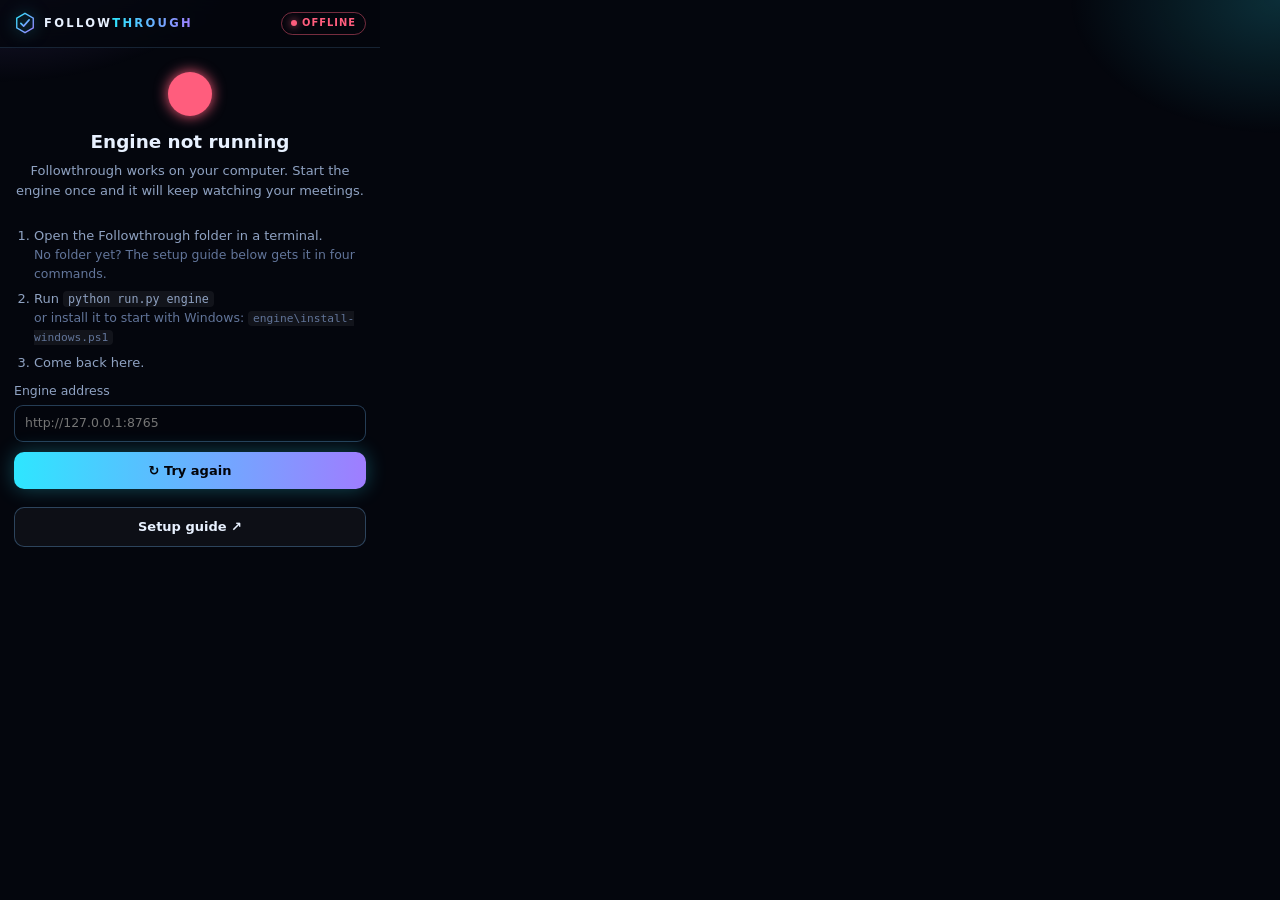
<file: extension/popup.html>
<!doctype html>
<html lang="en">
<head>
<meta charset="utf-8">
<title>Followthrough</title>
<link rel="stylesheet" href="popup.css">
</head>
<body>
<div class="glow" aria-hidden="true"></div>

<header class="top">
  <div class="brand">
    <svg viewBox="0 0 32 32" aria-hidden="true">
      <defs><linearGradient id="g" x1="0" y1="0" x2="1" y2="1"><stop offset="0" stop-color="#2ee6ff"/><stop offset="1" stop-color="#9f7dff"/></linearGradient></defs>
      <path d="M16 2 28 9v14l-12 7L4 23V9z" fill="none" stroke="url(#g)" stroke-width="2"/>
      <path d="m10 16.5 4 4 8-9" fill="none" stroke="url(#g)" stroke-width="2.4" stroke-linecap="round" stroke-linejoin="round"/>
    </svg>
    <span class="wordmark">FOLLOW<span>THROUGH</span></span>
  </div>
  <div class="top-right">
    <span id="pill" class="pill">…</span>
    <button id="gear" class="icon-btn" type="button" title="Settings" aria-label="Settings" hidden>⚙</button>
  </div>
</header>

<main>
  <!-- ===== engine offline ===== -->
  <section id="view-offline" class="view" hidden>
    <div class="hero">
      <div class="orb off"></div>
      <h1>Engine not running</h1>
      <p>Followthrough works on your computer. Start the engine once and it will keep watching your meetings.</p>
    </div>
    <ol class="steps">
      <li>Open the Followthrough folder in a terminal.<br><small>No folder yet? The setup guide below gets it in four commands.</small></li>
      <li>Run <code>python run.py engine</code><br><small>or install it to start with Windows: <code>engine\install-windows.ps1</code></small></li>
      <li>Come back here.</li>
    </ol>
    <label class="field">Engine address<input id="engine-url" type="text" placeholder="http://127.0.0.1:8765"></label>
    <button id="retry" class="btn primary block" type="button">↻ Try again</button>
    <button id="setup-guide" class="btn block" type="button" style="margin-top:8px">Setup guide ↗</button>
  </section>

  <!-- ===== onboarding ===== -->
  <section id="view-onboard" class="view" hidden>
    <div class="progress"><span data-step="1" class="on"></span><span data-step="2"></span><span data-step="3"></span></div>

    <div class="step" data-step="1">
      <h1>Welcome</h1>
      <p>Sign up once. Followthrough will act only on meetings you own.</p>
      <label class="field">Your email<input id="ob-email" type="email" placeholder="you@company.com" autocomplete="email"></label>
      <label class="field">Name <small>(optional)</small><input id="ob-name" type="text" placeholder="Alex"></label>
      <p class="hint">Use the email your Granola account uses.</p>
      <button class="btn primary block next" type="button">Continue →</button>
    </div>

    <div class="step" data-step="2" hidden>
      <h1>Which apps may it use?</h1>
      <p>Actions in unticked apps are skipped and shown to you instead.</p>
      <div class="apps">
        <label class="app" data-app="gmail"><input type="checkbox" value="gmail" checked><span class="app-icon">✉</span><span><b>Gmail</b><small>send follow-up emails</small></span></label>
        <label class="app" data-app="calendar"><input type="checkbox" value="calendar" checked><span class="app-icon">📅</span><span><b>Google Calendar</b><small>book the meetings you agreed</small></span></label>
        <label class="app" data-app="slack"><input type="checkbox" value="slack" checked><span class="app-icon">💬</span><span><b>Slack</b><small>post updates to your channel</small></span></label>
        <label class="app" data-app="airtable"><input type="checkbox" value="airtable" checked><span class="app-icon">🗂</span><span><b>Airtable</b><small>update deal records</small></span></label>
      </div>
      <div class="row">
        <button class="btn back" type="button">← Back</button>
        <button class="btn primary next grow" type="button">Continue →</button>
      </div>
    </div>

    <div class="step" data-step="3" hidden>
      <h1>Turn on autopilot</h1>
      <p>A few minutes after each meeting ends, Followthrough reads the transcript, finds your commitments and completes them in the allowed apps.</p>
      <label class="switch-row">
        <input id="ob-armed" type="checkbox" checked>
        <span class="switch"></span>
        <span><b>Act for real</b><small>Untick to preview only: you'll see what it would do, nothing is sent.</small></span>
      </label>
      <p class="warn">Real mode sends real emails, events, Slack posts and record updates. Anything ambiguous is asked, never guessed.</p>
      <div class="row">
        <button class="btn back" type="button">← Back</button>
        <button id="ob-finish" class="btn primary grow" type="button">◆ Start autopilot</button>
      </div>
    </div>
  </section>

  <!-- ===== home ===== -->
  <section id="view-home" class="view" hidden>
    <div class="card status-card">
      <div class="status-main">
        <div id="orb" class="orb"></div>
        <div>
          <b id="ap-title">Autopilot on</b>
          <small id="ap-sub">Watching your meetings</small>
        </div>
        <label class="switch-row compact" title="Pause / resume autopilot">
          <input id="ap-toggle" type="checkbox">
          <span class="switch"></span>
        </label>
      </div>
      <div class="chips" id="chips"></div>
      <div class="row">
        <button id="run-now" class="btn grow" type="button">↻ Check now</button>
        <button id="open-site" class="btn grow" type="button">Open dashboard ↗</button>
      </div>
    </div>

    <h2>Recent meetings <span id="activity-count" class="count">0</span></h2>
    <div id="activity" class="activity"></div>
  </section>

  <!-- ===== settings ===== -->
  <section id="view-settings" class="view" hidden>
    <h1>Settings</h1>
    <label class="field">Email<input id="st-email" type="email"></label>
    <label class="field">Name<input id="st-name" type="text"></label>
    <h2>Allowed apps</h2>
    <div class="apps compact" id="st-apps">
      <label class="app" data-app="gmail"><input type="checkbox" value="gmail"><span class="app-icon">✉</span><span><b>Gmail</b></span></label>
      <label class="app" data-app="calendar"><input type="checkbox" value="calendar"><span class="app-icon">📅</span><span><b>Calendar</b></span></label>
      <label class="app" data-app="slack"><input type="checkbox" value="slack"><span class="app-icon">💬</span><span><b>Slack</b></span></label>
      <label class="app" data-app="airtable"><input type="checkbox" value="airtable"><span class="app-icon">🗂</span><span><b>Airtable</b></span></label>
    </div>
    <h2>Autopilot</h2>
    <label class="switch-row"><input id="st-armed" type="checkbox"><span class="switch"></span><span><b>Act for real</b><small>Off = preview only</small></span></label>
    <label class="switch-row"><input id="st-mine" type="checkbox"><span class="switch"></span><span><b>Only my meetings</b><small>Skip notes owned by someone else</small></span></label>
    <label class="field">Check every <small>(minutes)</small><input id="st-poll" type="number" min="1" max="60"></label>
    <label class="field">Engine address<input id="st-url" type="text"></label>
    <div class="row">
      <button id="st-cancel" class="btn" type="button">Cancel</button>
      <button id="st-save" class="btn primary grow" type="button">Save</button>
    </div>
  </section>
</main>

<div id="toast" class="toast" hidden></div>
<script src="popup.js"></script>
</body>
</html>
</file>
<file: extension/popup.css>
:root {
  --bg: #04060d;
  --panel: rgba(12, 19, 36, .85);
  --panel-2: rgba(20, 31, 58, .6);
  --line: rgba(120, 190, 255, .16);
  --line-2: rgba(120, 190, 255, .3);
  --text: #e8f1ff;
  --muted: #8fa2c2;
  --dim: #62759a;
  --cyan: #2ee6ff;
  --violet: #9f7dff;
  --magenta: #ff4fd8;
  --green: #3ef5a8;
  --amber: #ffc75e;
  --red: #ff5d7d;
  --font: "Segoe UI", system-ui, -apple-system, Roboto, sans-serif;
  --mono: "Cascadia Code", Consolas, ui-monospace, monospace;
  color-scheme: dark;
}
* { box-sizing: border-box; }
[hidden] { display: none !important; }
html, body { margin: 0; }
body {
  width: 380px; min-height: 420px; max-height: 600px; overflow-y: auto;
  background: var(--bg); color: var(--text); font: 13px/1.5 var(--font);
  -webkit-font-smoothing: antialiased; position: relative;
}
.glow {
  position: fixed; inset: 0; pointer-events: none; z-index: 0;
  background:
    radial-gradient(28rem 18rem at 0% -10%, rgba(159, 125, 255, .28), transparent 60%),
    radial-gradient(22rem 14rem at 100% 0%, rgba(46, 230, 255, .18), transparent 60%);
}
button, input { font: inherit; color: inherit; }
code { font-family: var(--mono); font-size: .9em; background: rgba(255,255,255,.06); padding: 1px 5px; border-radius: 4px; }
h1 { margin: 0 0 6px; font-size: 1.15rem; font-weight: 600; }
h2 { margin: 18px 0 8px; font-size: .68rem; letter-spacing: .16em; text-transform: uppercase; color: var(--muted); display: flex; align-items: center; gap: 8px; }
p { margin: 0 0 12px; color: var(--muted); }
small { display: block; color: var(--dim); font-size: .78rem; }
.hint { font-size: .78rem; color: var(--dim); }
.warn { padding: 8px 10px; border-radius: 8px; border: 1px solid rgba(255,199,94,.35); background: rgba(255,199,94,.07); color: var(--amber); font-size: .78rem; }
:focus-visible { outline: 2px solid var(--cyan); outline-offset: 2px; }

.top { position: sticky; top: 0; z-index: 2; display: flex; align-items: center; justify-content: space-between; padding: 12px 14px; background: rgba(4,6,13,.85); backdrop-filter: blur(10px); border-bottom: 1px solid var(--line); }
.brand { display: flex; align-items: center; gap: 8px; }
.brand svg { width: 22px; height: 22px; filter: drop-shadow(0 0 8px rgba(46,230,255,.55)); }
.wordmark { font-weight: 700; letter-spacing: .2em; font-size: .72rem; }
.wordmark span { background: linear-gradient(90deg, var(--cyan), var(--violet)); -webkit-background-clip: text; background-clip: text; color: transparent; }
.top-right { display: flex; align-items: center; gap: 6px; }
.pill { display: inline-flex; align-items: center; gap: 5px; padding: 3px 9px; border-radius: 999px; border: 1px solid var(--line-2); color: var(--muted); font-size: .62rem; font-weight: 700; letter-spacing: .1em; text-transform: uppercase; white-space: nowrap; }
.pill::before { content: ""; width: 6px; height: 6px; border-radius: 50%; background: currentColor; box-shadow: 0 0 8px currentColor; }
.pill[data-tone="ok"] { color: var(--green); border-color: rgba(62,245,168,.4); }
.pill[data-tone="danger"] { color: var(--red); border-color: rgba(255,93,125,.45); }
.pill[data-tone="warn"] { color: var(--amber); border-color: rgba(255,199,94,.45); }
.pill[data-tone="run"] { color: var(--cyan); border-color: rgba(46,230,255,.4); }
.icon-btn { width: 28px; height: 28px; border-radius: 8px; border: 1px solid var(--line-2); background: rgba(255,255,255,.03); color: var(--muted); cursor: pointer; }
.icon-btn:hover { color: var(--cyan); border-color: var(--cyan); }

main { position: relative; z-index: 1; padding: 14px; }
.view { display: grid; gap: 10px; }
.hero { text-align: center; padding: 10px 0 4px; }
.orb { width: 14px; height: 14px; border-radius: 50%; background: var(--green); box-shadow: 0 0 14px var(--green); flex: none; }
.orb.off { background: var(--red); box-shadow: 0 0 14px var(--red); }
.orb.paused { background: var(--amber); box-shadow: 0 0 14px var(--amber); }
.orb.preview { background: var(--cyan); box-shadow: 0 0 14px var(--cyan); }
.hero .orb { width: 44px; height: 44px; margin: 0 auto 12px; animation: pulse 1.6s ease-in-out infinite; }
@keyframes pulse { 50% { opacity: .55; } }

.steps { margin: 0; padding-left: 20px; color: var(--muted); display: grid; gap: 6px; }
.field { display: grid; gap: 4px; font-size: .78rem; color: var(--muted); }
.field input { width: 100%; padding: 8px 10px; border-radius: 9px; border: 1px solid var(--line-2); background: rgba(3,6,14,.7); }
.field input:focus { border-color: var(--cyan); box-shadow: 0 0 0 3px rgba(46,230,255,.15); outline: none; }
.btn { display: inline-flex; align-items: center; justify-content: center; gap: 6px; padding: 9px 14px; border-radius: 10px; border: 1px solid var(--line-2); background: rgba(255,255,255,.04); font-weight: 600; cursor: pointer; transition: transform .12s, box-shadow .2s; }
.btn:hover:not(:disabled) { transform: translateY(-1px); }
.btn:disabled { opacity: .45; cursor: not-allowed; }
.btn.primary { border: 0; color: #02040a; background: linear-gradient(90deg, var(--cyan), var(--violet)); box-shadow: 0 0 20px rgba(46,230,255,.3); }
.btn.block { width: 100%; }
.btn.grow { flex: 1; }
.row { display: flex; gap: 8px; }

.progress { display: flex; gap: 6px; margin-bottom: 4px; }
.progress span { flex: 1; height: 3px; border-radius: 2px; background: rgba(255,255,255,.08); }
.progress span.on { background: linear-gradient(90deg, var(--cyan), var(--violet)); box-shadow: 0 0 10px rgba(46,230,255,.5); }
.step { display: grid; gap: 10px; }

.apps { display: grid; gap: 8px; }
.apps.compact .app { padding: 8px 10px; }
.app { display: flex; align-items: center; gap: 10px; padding: 10px 12px; border-radius: 12px; border: 1px solid var(--line); background: var(--panel-2); cursor: pointer; transition: border-color .15s, background .15s; }
.app:has(input:checked) { border-color: var(--cyan); background: rgba(46,230,255,.08); box-shadow: 0 0 0 1px rgba(46,230,255,.2); }
.app input { width: 16px; height: 16px; accent-color: var(--cyan); margin: 0; }
.app-icon { width: 30px; height: 30px; border-radius: 8px; display: grid; place-items: center; background: rgba(255,255,255,.05); font-size: 15px; }
.app b { display: block; font-weight: 600; }

.switch-row { display: flex; align-items: center; gap: 10px; cursor: pointer; padding: 8px 10px; border-radius: 10px; border: 1px solid var(--line); background: var(--panel-2); }
.switch-row.compact { padding: 0; border: 0; background: none; margin-left: auto; }
.switch-row input { appearance: none; -webkit-appearance: none; position: absolute; opacity: 0; width: 0; height: 0; }
.switch { position: relative; flex: none; width: 38px; height: 21px; border-radius: 999px; background: rgba(255,255,255,.08); border: 1px solid var(--line-2); transition: background .2s, border-color .2s; }
.switch::after { content: ""; position: absolute; top: 2px; left: 2px; width: 15px; height: 15px; border-radius: 50%; background: var(--muted); transition: transform .2s, background .2s; }
.switch-row input:checked + .switch { background: rgba(46,230,255,.25); border-color: var(--cyan); }
.switch-row input:checked + .switch::after { transform: translateX(17px); background: var(--cyan); box-shadow: 0 0 10px var(--cyan); }
.switch-row input:focus-visible + .switch { outline: 2px solid var(--cyan); outline-offset: 2px; }

.card { border-radius: 14px; border: 1px solid var(--line); background: var(--panel); padding: 12px; display: grid; gap: 10px; box-shadow: 0 10px 40px rgba(0,0,0,.35); }
.status-main { display: flex; align-items: center; gap: 10px; }
.status-main b { display: block; font-size: .95rem; }
.chips { display: flex; flex-wrap: wrap; gap: 6px; }
.chip { padding: 2px 8px; border-radius: 999px; font-size: .68rem; font-weight: 700; letter-spacing: .08em; text-transform: uppercase; border: 1px solid var(--line-2); color: var(--muted); }
.chip.on { color: var(--cyan); border-color: rgba(46,230,255,.4); background: rgba(46,230,255,.08); }
.chip.off { text-decoration: line-through; opacity: .6; }
.count { font-family: var(--mono); font-size: .68rem; letter-spacing: 0; color: var(--cyan); border: 1px solid rgba(46,230,255,.3); border-radius: 999px; padding: 0 7px; }

.activity { display: grid; gap: 8px; }
.entry { border-radius: 12px; border: 1px solid var(--line); background: var(--panel-2); padding: 10px 12px; display: grid; gap: 6px; }
.entry header { display: flex; align-items: baseline; justify-content: space-between; gap: 8px; }
.entry header b { font-weight: 600; overflow-wrap: anywhere; }
.entry time { color: var(--dim); font-size: .72rem; white-space: nowrap; }
.entry .sum { color: var(--muted); font-size: .78rem; }
.entry .sum[data-tone="ok"] { color: var(--green); }
.entry .sum[data-tone="warn"] { color: var(--amber); }
.entry .sum[data-tone="danger"] { color: var(--red); }
.entry .sum[data-tone="info"] { color: var(--cyan); }
.items { display: grid; gap: 4px; margin-top: 2px; }
.item { display: grid; grid-template-columns: 18px auto 1fr; gap: 6px; align-items: baseline; font-size: .78rem; }
.item .app-tag { font-size: .62rem; font-weight: 700; letter-spacing: .1em; text-transform: uppercase; color: var(--violet); }
.item .txt { color: var(--muted); overflow-wrap: anywhere; }
.item .txt em { color: var(--amber); font-style: normal; }
.item .txt .err { color: var(--red); }
.empty { color: var(--dim); text-align: center; padding: 18px 8px; }
.toast { position: fixed; left: 12px; right: 12px; bottom: 12px; z-index: 5; padding: 9px 12px; border-radius: 10px; background: rgba(7,11,24,.97); border: 1px solid var(--line-2); font-size: .8rem; }
.toast[data-kind="error"] { border-color: rgba(255,93,125,.55); color: #ffd3dc; }
.toast[data-kind="ok"] { border-color: rgba(62,245,168,.5); }
@media (prefers-reduced-motion: reduce) { * { animation: none !important; transition: none !important; } }
</file>
